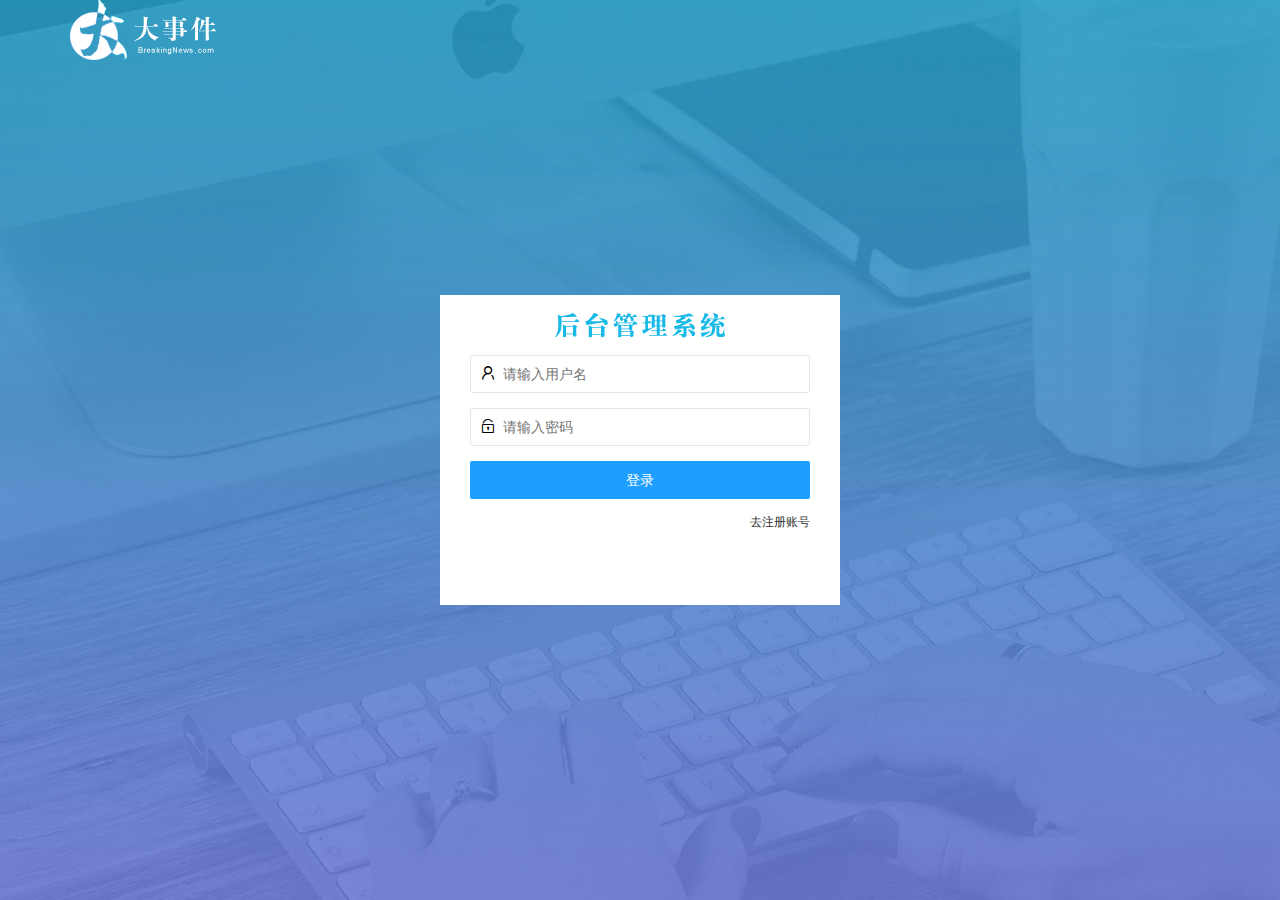
<file: login.html>
<!DOCTYPE html>
<html lang="en">

<head>
    <meta charset="UTF-8">
    <meta name="viewport" content="width=device-width, initial-scale=1.0">
    <title>大事件登录/注册</title>
    <!-- 这是导入layui的样式 -->
    <link rel="stylesheet" href="/assets/lib/layui/css/layui.css">
    <!-- 这是导入自己的样式 -->
    <link rel="stylesheet" href="./assets/css/login.css">

</head>

<body>
    <!-- 头部logo区 -->
    <div class="layui-main">
        <img src="./assets/images/logo.png" alt="logo">
        <!-- alt不建议为空，如果不删可以填个图片信息 -->
    </div>
    <!-- 登录注册区 -->
    <div class="loginAndRegBox">
        <div class="title-box"></div>
        <!-- 登录的div -->
        <div class="login-box">
             <!-- 这是拿过来的表单 -->
            <form class="layui-form" action="" id="form-login"> 
                <!-- 每个layui-form-item代表一行 -->
                <div class="layui-form-item">
                    <!-- 绘制小图标 -->
                    <i class="layui-icon layui-icon-username"></i>                  
                    <input type="text" name="username" required lay-verify="required" placeholder="请输入用户名"
                        autocomplete="off" class="layui-input">
                </div>
                <div class="layui-form-item">
                    <!-- 绘制小图标 -->
                    <i class="layui-icon layui-icon-password"></i>   
                      <!-- lay-verify="required|pwd" 表单验证判断条件，required是默认的规则，pwd是自定义的规则-->
                    <input type="password" name="password" required lay-verify="required" placeholder="请输入密码"
                        autocomplete="off" class="layui-input">
                </div>
                <!-- 在layui中，lay-submit 就是将普通按钮转为提交按钮-->
                <div class="layui-form-item">
                    <button class="layui-btn layui-btn-fluid  layui-btn-normal" lay-submit >登录</button>
                </div>
                <div class="layui-form-item links"> <a href="javascrit:;" id="link_reg">去注册账号</a></div>
            </form>

            <!-- 使用javascript:;是为了实现防止a链接跳转 -->
        </div>
        <!-- 注册的div -->
        <div class="reg-box">
            <form class="layui-form" action="" id="form-reg"> 
               <!-- 每个layui-form-item代表一行 -->
               <div class="layui-form-item">
                <!-- 绘制小图标 -->
                <i class="layui-icon layui-icon-username"></i>   
                <input type="text" name="username" required lay-verify="required" placeholder="请输入用户名"
                    autocomplete="off" class="layui-input">
            </div>
            <div class="layui-form-item">
                <!-- 绘制小图标 -->
                <i class="layui-icon layui-icon-password"></i>   
                <input type="password" name="password" required lay-verify="required|pwd" placeholder="请输入密码"
                    autocomplete="off" class="layui-input">
            </div>
            <!-- 密码确认框 -->
            <div class="layui-form-item">
                <!-- 绘制小图标 -->
                <i class="layui-icon layui-icon-password"></i>   
                <input type="password" name="repassword" required lay-verify="required|pwd|repwd" placeholder="再次确认密码"
                    autocomplete="off" class="layui-input">
            </div>
            <!-- 在layui中，lay-submit 就是将普通按钮转为提交按钮-->
            <div class="layui-form-item">
                <button class="layui-btn layui-btn-fluid  layui-btn-normal" lay-submit >立即注册</button>
            </div>
                <div class="layui-form-item links"> <a href="javascrit:;" id="link_login">去登录</a></div>
            </form>          
        </div>
    </div>

<!-- 验证规则导入layui.all.js -->
    <script src="/assets/lib/layui/layui.all.js"></script>
    <script src="/assets/lib/jquery.js"></script>
    <script src="/assets/js/baseAPI.js"></script>
    <script src="/assets/js/login.js"></script>
</body>

</html>
</file>
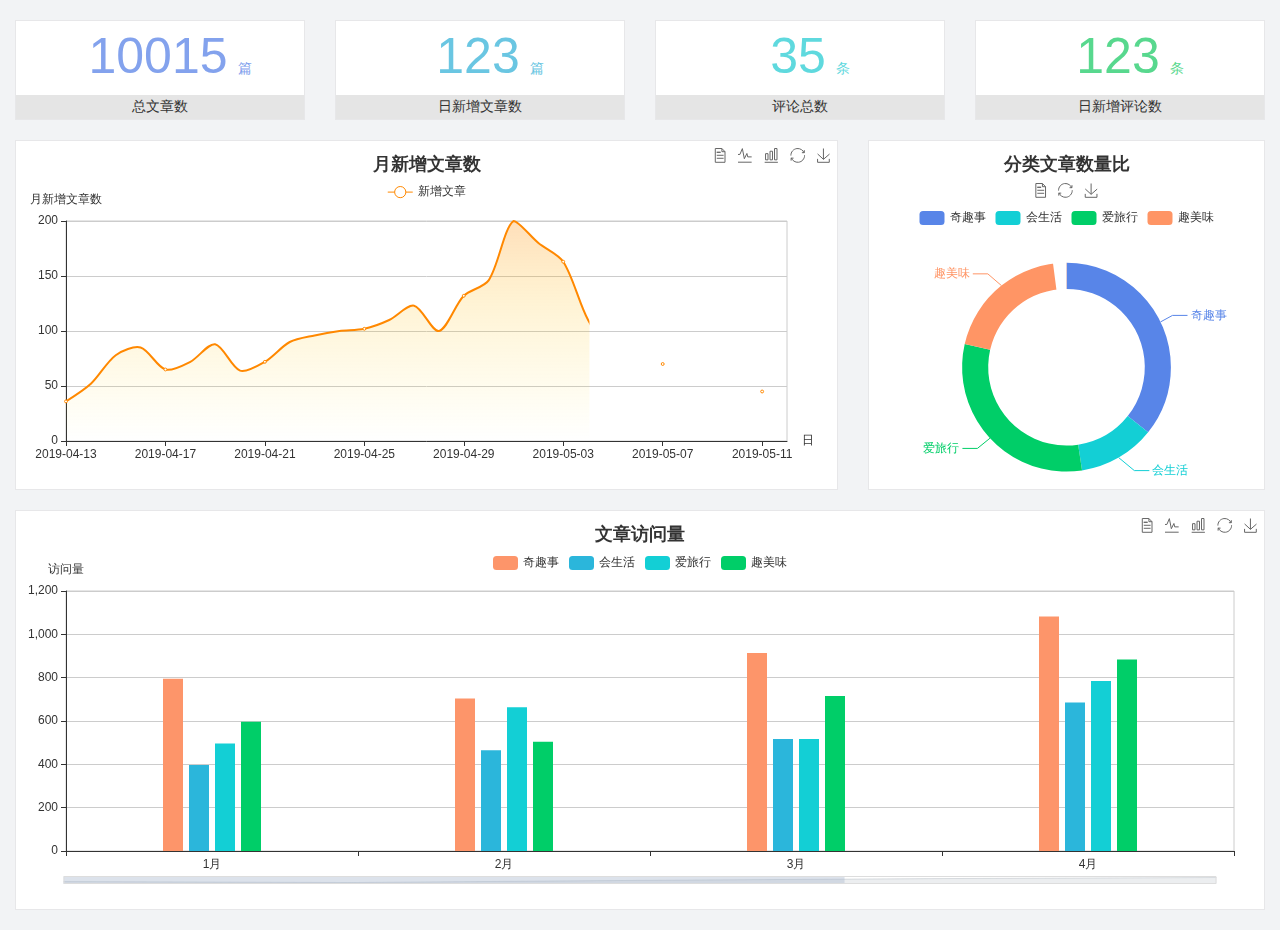
<file: home/dashboard.html>
<!DOCTYPE html>
<html lang="en">

<head>
  <meta charset="UTF-8">
  <meta name="viewport" content="width=device-width, initial-scale=1.0">
  <meta http-equiv="X-UA-Compatible" content="ie=edge">
  <title>图表统计</title>
  <link rel="stylesheet" href="../../assets/lib/bootstrap.css" />
  <link rel="stylesheet" href="../../assets/lib/main.css" />
  <script src="../../assets/lib/jquery.js"></script>
  <script type="text/javascript" src="../../assets/lib/echarts.min.js"></script>
</head>

<body>
  <div class="container-fluid">
    <div class="row spannel_list">
      <div class="col-sm-3 col-xs-6">
        <div class="spannel">
          <em>10015</em><span>篇</span>
          <b>总文章数</b>
        </div>
      </div>
      <div class="col-sm-3 col-xs-6">
        <div class="spannel scolor01">
          <em>123</em><span>篇</span>
          <b>日新增文章数</b>
        </div>
      </div>
      <div class="col-sm-3 col-xs-6">
        <div class="spannel scolor02">
          <em>35</em><span>条</span>
          <b>评论总数</b>
        </div>
      </div>
      <div class="col-sm-3 col-xs-6">
        <div class="spannel scolor03">
          <em>123</em><span>条</span>
          <b>日新增评论数</b>
        </div>
      </div>
    </div>
  </div>

  <div class="container-fluid">
    <div class="row curve-pie">
      <div class="col-lg-8 col-md-8">
        <div class="gragh_pannel" id="curve_show"></div>
      </div>
      <div class="col-lg-4 col-md-4">
        <div class="gragh_pannel" id="pie_show"></div>
      </div>
    </div>
  </div>

  <div class="container-fluid">
    <div class="column_pannel" id="column_show"></div>
  </div>

  <script>
    var oChart = echarts.init(document.getElementById('curve_show'));
    var aList_all = [
      { 'count': 36, 'date': '2019-04-13' },
      { 'count': 52, 'date': '2019-04-14' },
      { 'count': 78, 'date': '2019-04-15' },
      { 'count': 85, 'date': '2019-04-16' },
      { 'count': 65, 'date': '2019-04-17' },
      { 'count': 72, 'date': '2019-04-18' },
      { 'count': 88, 'date': '2019-04-19' },
      { 'count': 64, 'date': '2019-04-20' },
      { 'count': 72, 'date': '2019-04-21' },
      { 'count': 90, 'date': '2019-04-22' },
      { 'count': 96, 'date': '2019-04-23' },
      { 'count': 100, 'date': '2019-04-24' },
      { 'count': 102, 'date': '2019-04-25' },
      { 'count': 110, 'date': '2019-04-26' },
      { 'count': 123, 'date': '2019-04-27' },
      { 'count': 100, 'date': '2019-04-28' },
      { 'count': 132, 'date': '2019-04-29' },
      { 'count': 146, 'date': '2019-04-30' },
      { 'count': 200, 'date': '2019-05-01' },
      { 'count': 180, 'date': '2019-05-02' },
      { 'count': 163, 'date': '2019-05-03' },
      { 'count': 110, 'date': '2019-05-04' },
      { 'count': 80, 'date': '2019-05-05' },
      { 'count': 82, 'date': '2019-05-06' },
      { 'count': 70, 'date': '2019-05-07' },
      { 'count': 65, 'date': '2019-05-08' },
      { 'count': 54, 'date': '2019-05-09' },
      { 'count': 40, 'date': '2019-05-10' },
      { 'count': 45, 'date': '2019-05-11' },
      { 'count': 38, 'date': '2019-05-12' },
    ];

    let aCount = [];
    let aDate = [];

    for (var i = 0; i < aList_all.length; i++) {
      aCount.push(aList_all[i].count);
      aDate.push(aList_all[i].date);
    }

    var chartopt = {
      title: {
        text: '月新增文章数',
        left: 'center',
        top: '10'
      },
      tooltip: {
        trigger: 'axis'
      },
      legend: {
        data: ['新增文章'],
        top: '40'
      },
      toolbox: {
        show: true,
        feature: {
          mark: { show: true },
          dataView: { show: true, readOnly: false },
          magicType: { show: true, type: ['line', 'bar'] },
          restore: { show: true },
          saveAsImage: { show: true }
        }
      },
      calculable: true,
      xAxis: [
        {
          name: '日',
          type: 'category',
          boundaryGap: false,
          data: aDate
        }
      ],
      yAxis: [
        {
          name: '月新增文章数',
          type: 'value'
        }
      ],
      series: [
        {
          name: '新增文章',
          type: 'line',
          smooth: true,
          itemStyle: { normal: { areaStyle: { type: 'default' }, color: '#f80' }, lineStyle: { color: '#f80' } },
          data: aCount
        }],
      areaStyle: {
        normal: {
          color: new echarts.graphic.LinearGradient(0, 0, 0, 1, [{
            offset: 0,
            color: 'rgba(255,136,0,0.39)'
          }, {
            offset: .34,
            color: 'rgba(255,180,0,0.25)'
          }, {
            offset: 1,
            color: 'rgba(255,222,0,0.00)'
          }])

        }
      },
      grid: {
        show: true,
        x: 50,
        x2: 50,
        y: 80,
        height: 220
      }
    };

    oChart.setOption(chartopt);


    var oPie = echarts.init(document.getElementById('pie_show'));
    var oPieopt =
    {
      title: {
        top: 10,
        text: '分类文章数量比',
        x: 'center'
      },
      tooltip: {
        trigger: 'item',
        formatter: "{a} <br/>{b} : {c} ({d}%)"
      },
      color: ['#5885e8', '#13cfd5', '#00ce68', '#ff9565'],
      legend: {
        x: 'center',
        top: 65,
        data: ['奇趣事', '会生活', '爱旅行', '趣美味']
      },
      toolbox: {
        show: true,
        x: 'center',
        top: 35,
        feature: {
          mark: { show: true },
          dataView: { show: true, readOnly: false },
          magicType: {
            show: true,
            type: ['pie', 'funnel'],
            option: {
              funnel: {
                x: '25%',
                width: '50%',
                funnelAlign: 'left',
                max: 1548
              }
            }
          },
          restore: { show: true },
          saveAsImage: { show: true }
        }
      },
      calculable: true,
      series: [
        {
          name: '访问来源',
          type: 'pie',
          radius: ['45%', '60%'],
          center: ['50%', '65%'],
          data: [
            { value: 300, name: '奇趣事' },
            { value: 100, name: '会生活' },
            { value: 260, name: '爱旅行' },
            { value: 180, name: '趣美味' }
          ]
        }
      ]
    };
    oPie.setOption(oPieopt);



    var oColumn = this.echarts.init(document.getElementById('column_show'));
    var oColumnopt =
    {
      title: {
        text: '文章访问量',
        left: 'center',
        top: '10'
      },
      tooltip: {
        trigger: 'axis'
      },
      legend: {
        data: ['奇趣事', '会生活', '爱旅行', '趣美味'],
        top: '40'
      },
      toolbox: {
        show: true,
        feature: {
          mark: { show: true },
          dataView: { show: true, readOnly: false },
          magicType: { show: true, type: ['line', 'bar'] },
          restore: { show: true },
          saveAsImage: { show: true }
        }
      },
      calculable: true,
      xAxis: [
        {
          type: 'category',
          data: ['1月', '2月', '3月', '4月', '5月']
        }
      ],
      yAxis: [
        {
          name: '访问量',
          type: 'value'
        }
      ],
      series: [
        {
          name: '奇趣事',
          type: 'bar',
          barWidth: 20,
          itemStyle: {
            normal: { areaStyle: { type: 'default' }, color: '#fd956a' }
          },
          data: [800, 708, 920, 1090, 1200]
        },
        {
          name: '会生活',
          type: 'bar',
          barWidth: 20,
          itemStyle: {
            normal: { areaStyle: { type: 'default' }, color: '#2bb6db' }
          },
          data: [400, 468, 520, 690, 800]
        },
        {
          name: '爱旅行',
          type: 'bar',
          barWidth: 20,
          itemStyle: {
            normal: { areaStyle: { type: 'default' }, color: '#13cfd5' }
          },
          data: [500, 668, 520, 790, 900]
        },
        {
          name: '趣美味',
          type: 'bar',
          barWidth: 20,
          itemStyle: {
            normal: { areaStyle: { type: 'default' }, color: '#00ce68' }
          },
          data: [600, 508, 720, 890, 1000]
        }
      ],
      grid: {
        show: true,
        x: 50,
        x2: 30,
        y: 80,
        height: 260
      },
      dataZoom: [//给x轴设置滚动条
        {
          start: 0,//默认为0
          end: 100 - 1000 / 31,//默认为100
          type: 'slider',
          show: true,
          xAxisIndex: [0],
          handleSize: 0,//滑动条的 左右2个滑动条的大小
          height: 8,//组件高度
          left: 45, //左边的距离
          right: 50,//右边的距离
          bottom: 26,//右边的距离
          handleColor: '#ddd',//h滑动图标的颜色
          handleStyle: {
            borderColor: "#cacaca",
            borderWidth: "1",
            shadowBlur: 2,
            background: "#ddd",
            shadowColor: "#ddd",
          }
        }]
    };
    oColumn.setOption(oColumnopt);
  </script>
</body>

</html>
</file>
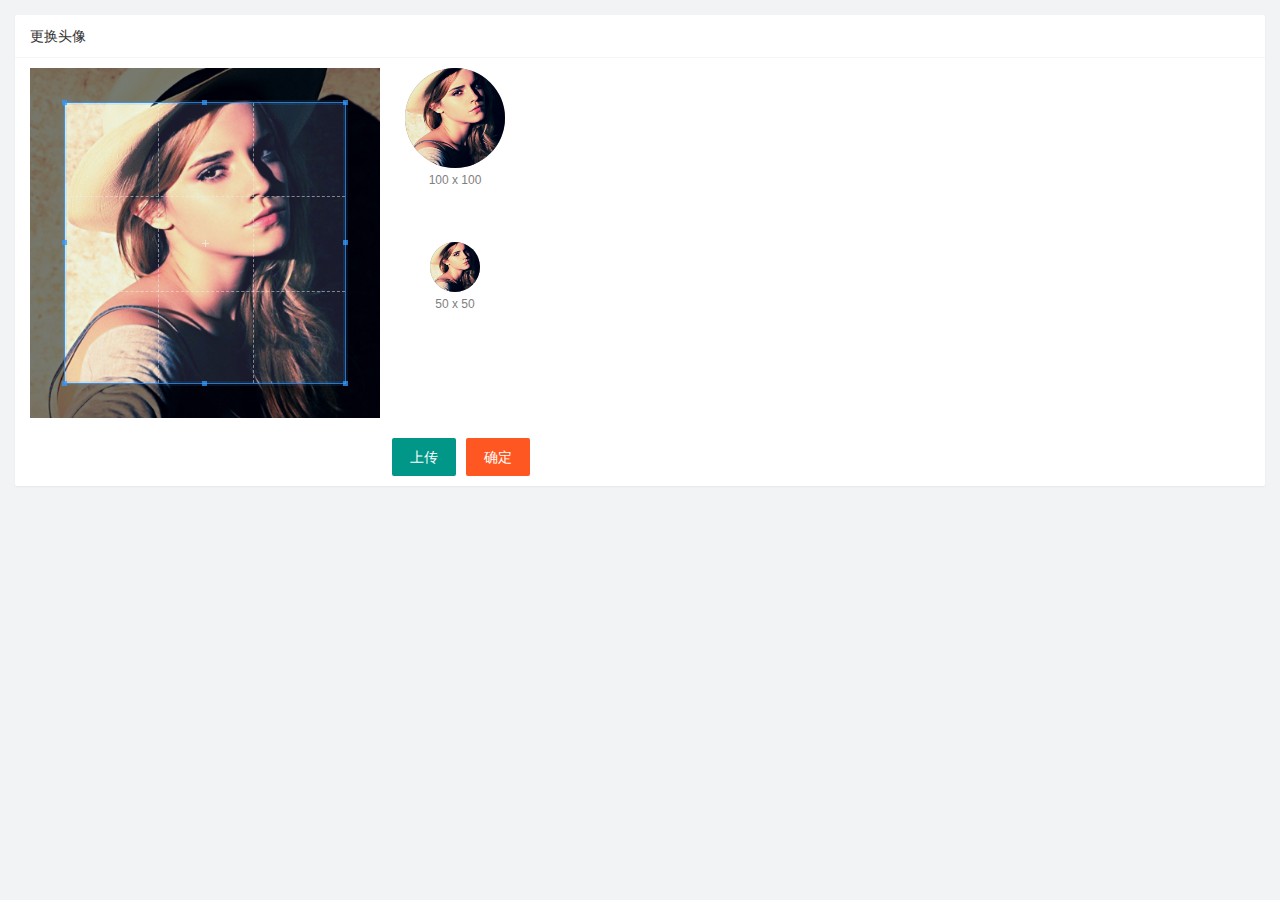
<file: user/user_image.html>
<!DOCTYPE html>
<html lang="en">

<head>
    <meta charset="UTF-8">
    <meta name="viewport" content="width=device-width, initial-scale=1.0">
    <title>更换头像</title>
    <link rel="stylesheet" href="/assets/lib/layui/css/layui.css">
    <link rel="stylesheet" href="/assets/lib/cropper/cropper.css" />
    <link rel="stylesheet" href="/assets/css/user/user_image.css">
</head>

<body>
    <div class="layui-card">
        <div class="layui-card-header">更换头像</div>
        <div class="layui-card-body">
            <!-- 第一行的图片裁剪和预览区域 -->
            <div class="row1">
                <!-- 图片裁剪区域 -->
                <div class="cropper-box">
                    <!-- 这个 img 标签很重要，将来插件会把它初始化为裁剪区域，所以这个图片一定要有 -->
                    <img id="image" src="/assets/images/sample.jpg" />
                </div>
                <!-- 图片的预览区域 -->
                <div class="preview-box">
                    <div>
                        <!-- 宽高为 100px 的预览区域 -->
                        <div class="img-preview w100"></div>
                        <p class="size">100 x 100</p>
                    </div>
                    <div>
                        <!-- 宽高为 50px 的预览区域 -->
                        <div class="img-preview w50"></div>
                        <p class="size">50 x 50</p>
                    </div>
                </div>
            </div>

            <!-- 第二行的按钮区域 -->
            <div class="row2">
                <!-- 通过accept属性可以指定 允许用户选择什么类型的文件-->
                <input type="file" id="file" accept="image/png,image/jpeg">
                <button type="button" class="layui-btn" id="choose">上传</button>
                <button type="button" class="layui-btn layui-btn-danger" id="makesure">确定</button>
            </div>
        </div>
    </div>

    <script src="/assets/lib/layui/layui.all.js"></script>
    <script src="/assets/lib/jquery.js"></script>
    <script src="/assets/lib/cropper/Cropper.js"></script>
    <script src="/assets/lib/cropper/jquery-cropper.js"></script>
    <script src="/assets/js/baseAPI.js"></script>
    <script src="/assets/js/user/user_image.js"></script>
</body>

</html>
</file>
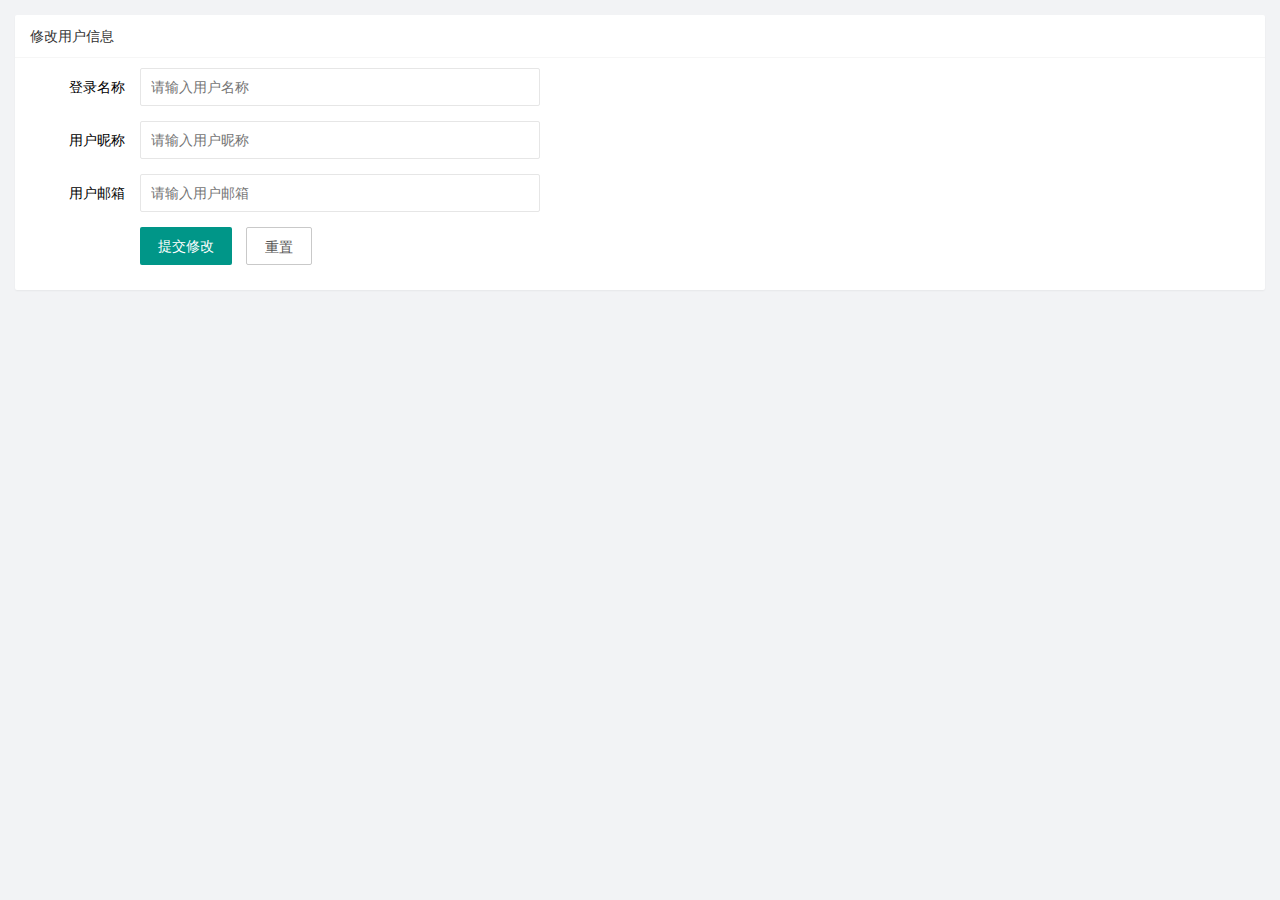
<file: user/user_info.html>
<!DOCTYPE html>
<html lang="en">
<head>
    <meta charset="UTF-8">
    <meta name="viewport" content="width=device-width, initial-scale=1.0">
    <title>Document</title>
    <link rel="stylesheet" href="/assets/lib/layui/css/layui.css">
    <link rel="stylesheet" href="../assets/css/user/user_info.css">
</head>
<body>
    <div class="layui-card">
        <div class="layui-card-header">修改用户信息</div>
        <div class="layui-card-body">

          <!-- 表单区域 -->
            <form class="layui-form" lay-filter="formUserInfo" id="changeUserInfo">
              <!-- 这是隐藏域 和普通输入框唯一区别就是不可见 作用一般在请求时候需要传递一个id不好声明 -->
              <input type="hidden" name="id" value=""/>
                <div class="layui-form-item">
                  <label class="layui-form-label">登录名称</label>
                  <div class="layui-input-block">
                      <!-- readonly是不允许内容修改 -->
                    <input type="text" readonly name="username" required  lay-verify="required" placeholder="请输入用户名称" autocomplete="off" class="layui-input">
                  </div>
                </div>
                <div class="layui-form-item">
                    <label class="layui-form-label">用户昵称</label>
                    <div class="layui-input-block">
                      <input type="text" name="nickname" required  lay-verify="required|nickname" placeholder="请输入用户昵称" autocomplete="off" class="layui-input">
                    </div>
                  </div>
                  <div class="layui-form-item">
                    <label class="layui-form-label">用户邮箱</label>
                    <div class="layui-input-block">
                      <!-- layui有官方验证规则email -->
                      <input type="text" name="email" required  lay-verify="required|email" placeholder="请输入用户邮箱" autocomplete="off" class="layui-input">
                    </div>
                  </div>
                  <div class="layui-form-item">
                    <div class="layui-input-block">
                      <button class="layui-btn" lay-submit lay-filter="formDemo">提交修改</button>
                      <button type="reset" class="layui-btn layui-btn-primary" id="result">重置</button>
                    </div>
                  </div>
              </form>
        </div>
      </div>

      <script src="../assets/lib/layui/layui.all.js"></script>
      <script src="../assets/lib/jquery.js"></script>
      <script src="../assets/js/baseAPI.js"></script>
      <script src="../assets/js/user/user_info.js"></script>
</body>
</html>
</file>
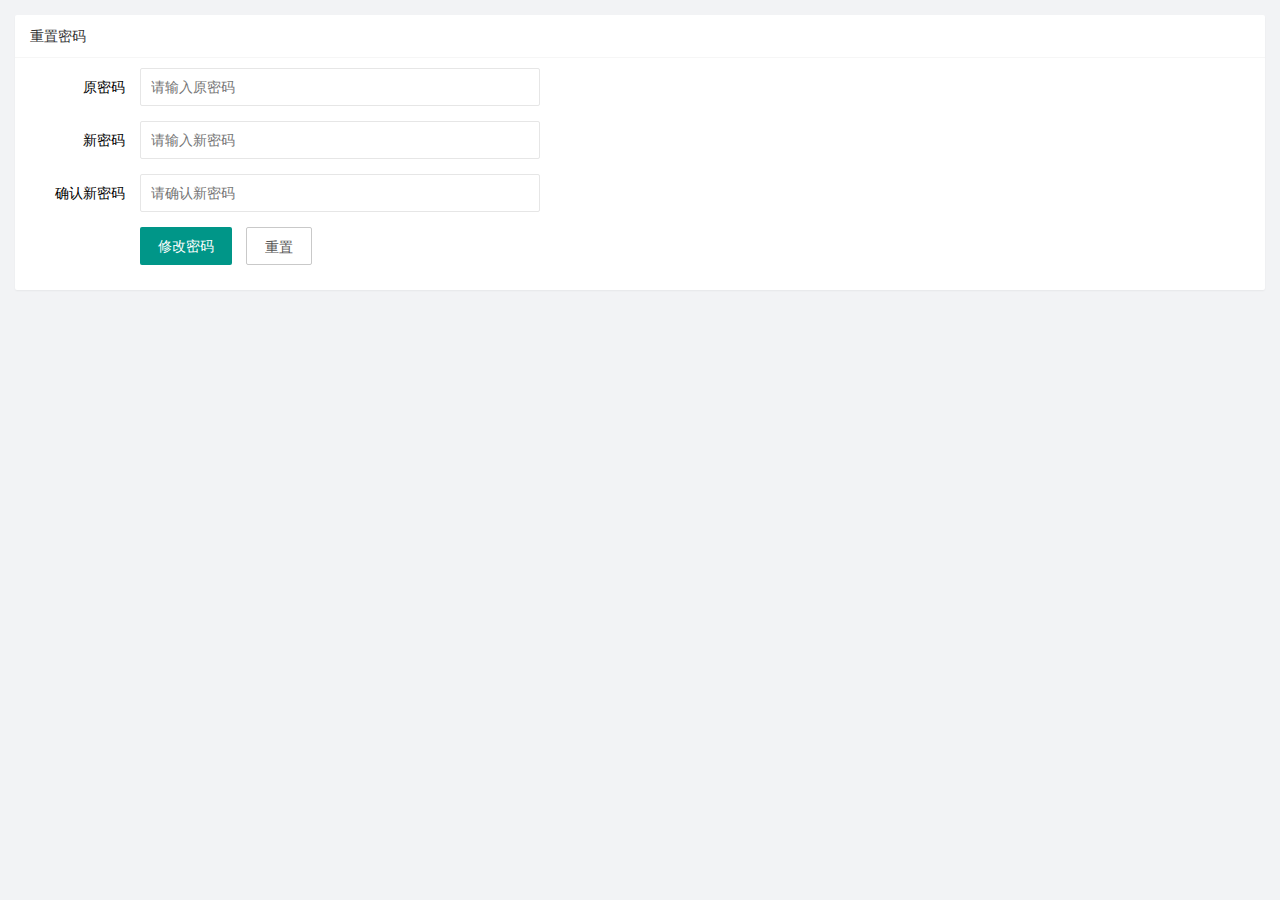
<file: user/user_pad.html>
<!DOCTYPE html>
<html lang="en">

<head>
    <meta charset="UTF-8">
    <meta name="viewport" content="width=device-width, initial-scale=1.0">
    <title>修改密码</title>
    <link rel="stylesheet" href="/assets/lib/layui/css/layui.css">
    <link rel="stylesheet" href="/assets/css/user/user_pad.css">
</head>

<body>
    <!-- 卡片区域 -->
    <div class="layui-card">
        <div class="layui-card-header">重置密码</div>
        <div class="layui-card-body">
            <form class="layui-form" action="">
                <div class="layui-form-item">
                    <label class="layui-form-label">原密码</label>
                    <div class="layui-input-block">
                        <input type="text" name="oldPwd" required lay-verify="required|pad" placeholder="请输入原密码"
                            autocomplete="off" class="layui-input">
                    </div>
                </div>
                <div class="layui-form-item">
                    <label class="layui-form-label">新密码</label>
                    <div class="layui-input-block">
                        <input type="text" name="newPwd" required lay-verify="required|pad|samepad" placeholder="请输入新密码"
                            autocomplete="off" class="layui-input">
                    </div>
                </div>
                <div class="layui-form-item">
                    <label class="layui-form-label">确认新密码</label>
                    <div class="layui-input-block">
                        <input type="text" name="rePwd" required lay-verify="required|pad|repad" placeholder="请确认新密码"
                            autocomplete="off" class="layui-input">
                    </div>
                </div>
                <div class="layui-form-item">
                    <div class="layui-input-block">
                        <button class="layui-btn" lay-submit lay-filter="formDemo">修改密码</button>
                        <button type="reset" class="layui-btn layui-btn-primary">重置</button>
                    </div>
                </div>
            </form>
        </div>
    </div>


    <script src="../assets/lib/layui/layui.all.js"></script>
    <script src="../assets/lib/jquery.js"></script>
    <script src="../assets/js/baseAPI.js"></script>
    <script src="../assets/js/user/user_pad.js"></script>
</body>

</html>
</file>
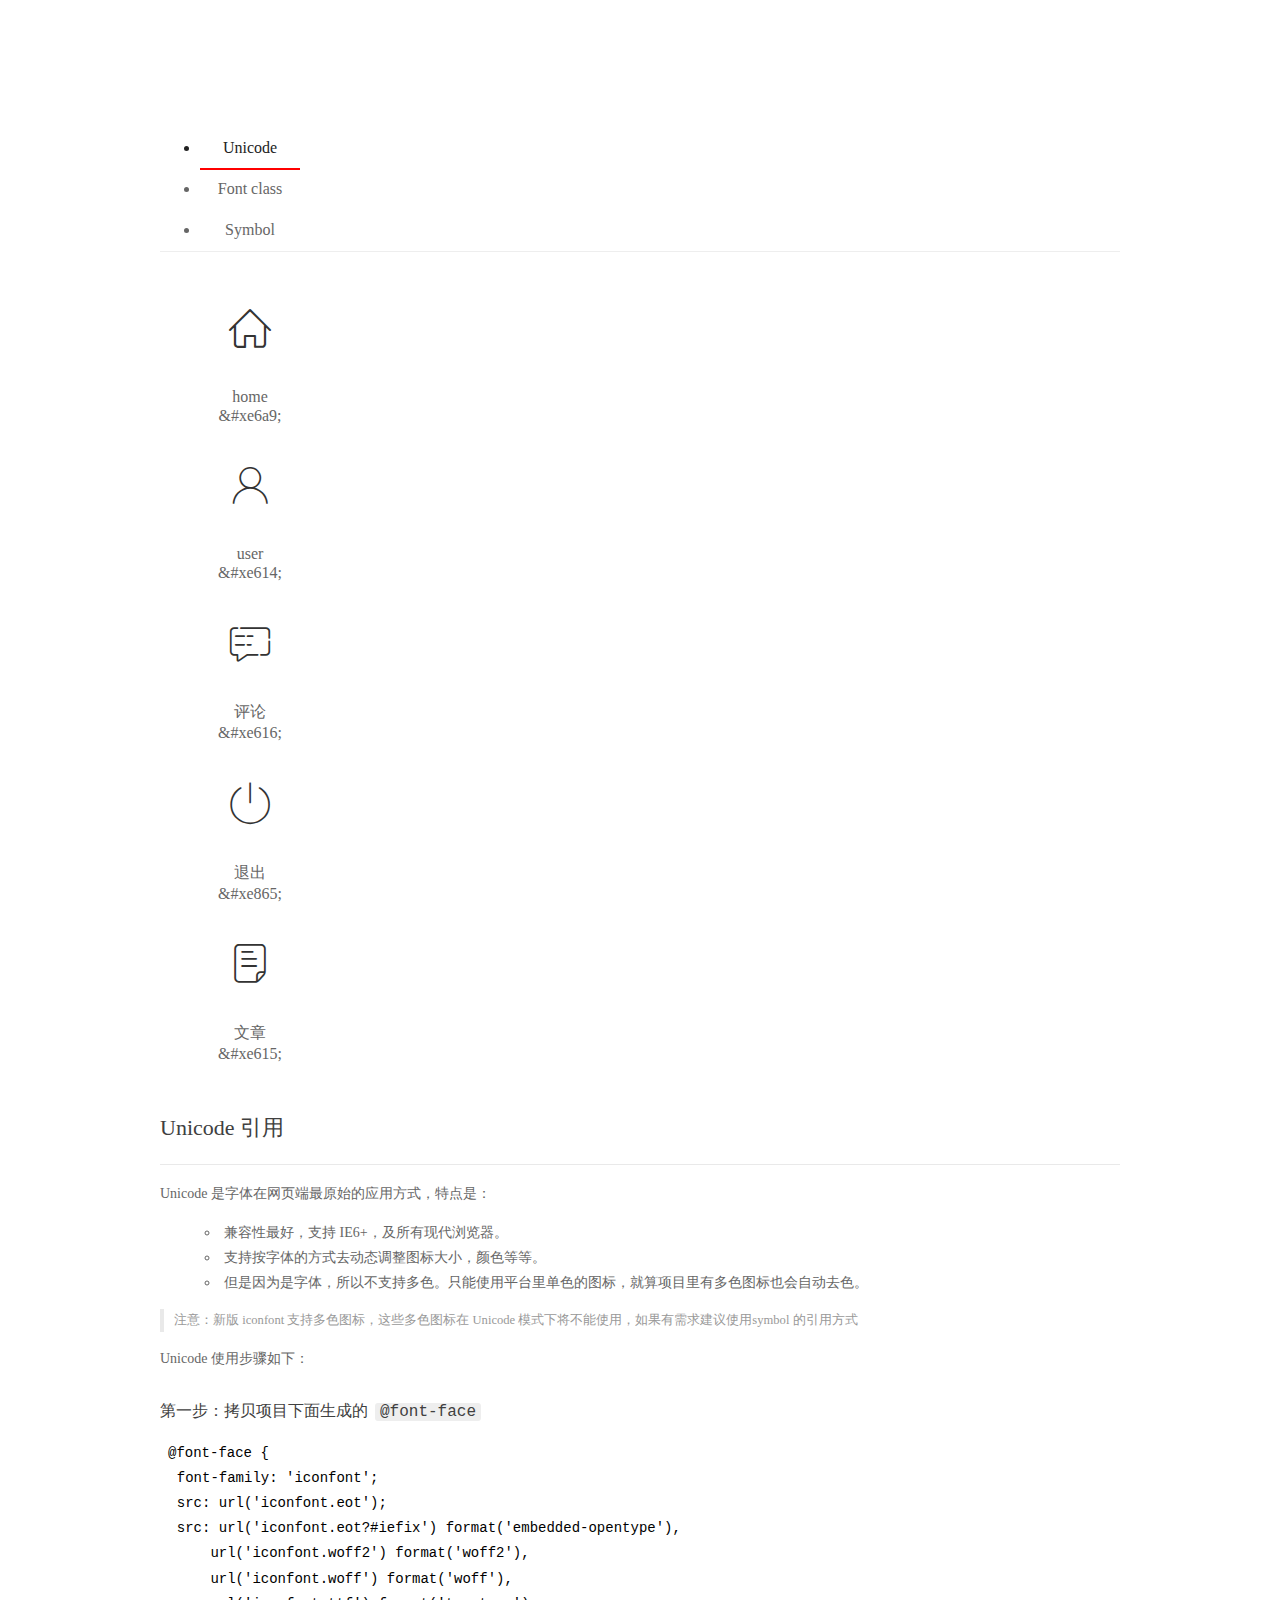
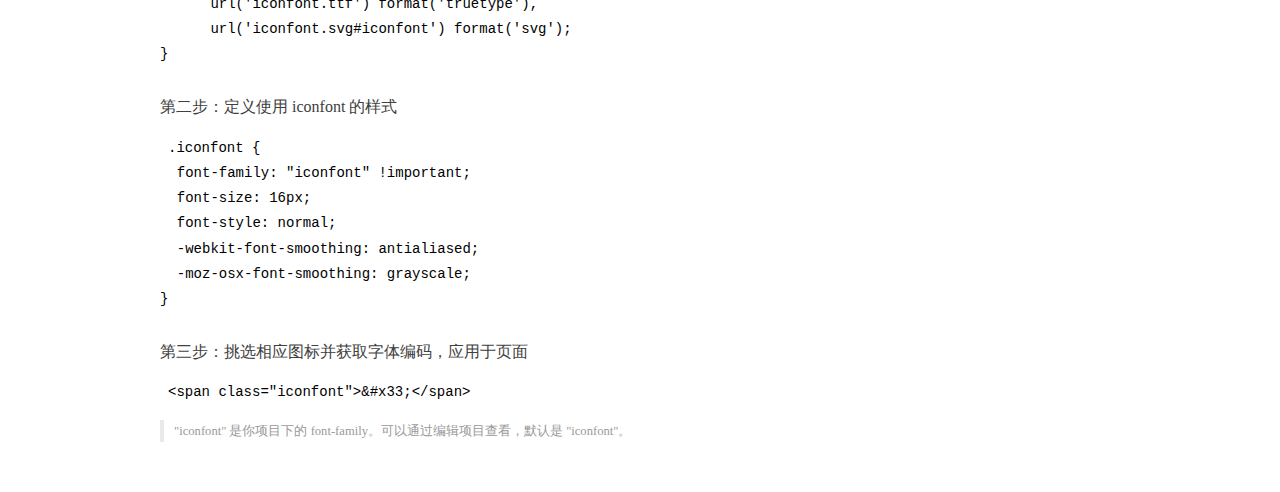
<file: assets/fonts/demo_index.html>
<!DOCTYPE html>
<html>
<head>
  <meta charset="utf-8"/>
  <title>IconFont Demo</title>
  <link rel="shortcut icon" href="https://gtms04.alicdn.com/tps/i4/TB1_oz6GVXXXXaFXpXXJDFnIXXX-64-64.ico" type="image/x-icon"/>
  <link rel="stylesheet" href="https://g.alicdn.com/thx/cube/1.3.2/cube.min.css">
  <link rel="stylesheet" href="demo.css">
  <link rel="stylesheet" href="iconfont.css">
  <script src="iconfont.js"></script>
  <!-- jQuery -->
  <script src="https://a1.alicdn.com/oss/uploads/2018/12/26/7bfddb60-08e8-11e9-9b04-53e73bb6408b.js"></script>
  <!-- 代码高亮 -->
  <script src="https://a1.alicdn.com/oss/uploads/2018/12/26/a3f714d0-08e6-11e9-8a15-ebf944d7534c.js"></script>
</head>
<body>
  <div class="main">
    <h1 class="logo"><a href="https://www.iconfont.cn/" title="iconfont 首页" target="_blank">&#xe86b;</a></h1>
    <div class="nav-tabs">
      <ul id="tabs" class="dib-box">
        <li class="dib active"><span>Unicode</span></li>
        <li class="dib"><span>Font class</span></li>
        <li class="dib"><span>Symbol</span></li>
      </ul>
      
    </div>
    <div class="tab-container">
      <div class="content unicode" style="display: block;">
          <ul class="icon_lists dib-box">
          
            <li class="dib">
              <span class="icon iconfont">&#xe6a9;</span>
                <div class="name">home</div>
                <div class="code-name">&amp;#xe6a9;</div>
              </li>
          
            <li class="dib">
              <span class="icon iconfont">&#xe614;</span>
                <div class="name">user</div>
                <div class="code-name">&amp;#xe614;</div>
              </li>
          
            <li class="dib">
              <span class="icon iconfont">&#xe616;</span>
                <div class="name">评论</div>
                <div class="code-name">&amp;#xe616;</div>
              </li>
          
            <li class="dib">
              <span class="icon iconfont">&#xe865;</span>
                <div class="name">退出</div>
                <div class="code-name">&amp;#xe865;</div>
              </li>
          
            <li class="dib">
              <span class="icon iconfont">&#xe615;</span>
                <div class="name">文章</div>
                <div class="code-name">&amp;#xe615;</div>
              </li>
          
          </ul>
          <div class="article markdown">
          <h2 id="unicode-">Unicode 引用</h2>
          <hr>

          <p>Unicode 是字体在网页端最原始的应用方式，特点是：</p>
          <ul>
            <li>兼容性最好，支持 IE6+，及所有现代浏览器。</li>
            <li>支持按字体的方式去动态调整图标大小，颜色等等。</li>
            <li>但是因为是字体，所以不支持多色。只能使用平台里单色的图标，就算项目里有多色图标也会自动去色。</li>
          </ul>
          <blockquote>
            <p>注意：新版 iconfont 支持多色图标，这些多色图标在 Unicode 模式下将不能使用，如果有需求建议使用symbol 的引用方式</p>
          </blockquote>
          <p>Unicode 使用步骤如下：</p>
          <h3 id="-font-face">第一步：拷贝项目下面生成的 <code>@font-face</code></h3>
<pre><code class="language-css"
>@font-face {
  font-family: 'iconfont';
  src: url('iconfont.eot');
  src: url('iconfont.eot?#iefix') format('embedded-opentype'),
      url('iconfont.woff2') format('woff2'),
      url('iconfont.woff') format('woff'),
      url('iconfont.ttf') format('truetype'),
      url('iconfont.svg#iconfont') format('svg');
}
</code></pre>
          <h3 id="-iconfont-">第二步：定义使用 iconfont 的样式</h3>
<pre><code class="language-css"
>.iconfont {
  font-family: "iconfont" !important;
  font-size: 16px;
  font-style: normal;
  -webkit-font-smoothing: antialiased;
  -moz-osx-font-smoothing: grayscale;
}
</code></pre>
          <h3 id="-">第三步：挑选相应图标并获取字体编码，应用于页面</h3>
<pre>
<code class="language-html"
>&lt;span class="iconfont"&gt;&amp;#x33;&lt;/span&gt;
</code></pre>
          <blockquote>
            <p>"iconfont" 是你项目下的 font-family。可以通过编辑项目查看，默认是 "iconfont"。</p>
          </blockquote>
          </div>
      </div>
      <div class="content font-class">
        <ul class="icon_lists dib-box">
          
          <li class="dib">
            <span class="icon iconfont icon-home"></span>
            <div class="name">
              home
            </div>
            <div class="code-name">.icon-home
            </div>
          </li>
          
          <li class="dib">
            <span class="icon iconfont icon-user"></span>
            <div class="name">
              user
            </div>
            <div class="code-name">.icon-user
            </div>
          </li>
          
          <li class="dib">
            <span class="icon iconfont icon-pinglun"></span>
            <div class="name">
              评论
            </div>
            <div class="code-name">.icon-pinglun
            </div>
          </li>
          
          <li class="dib">
            <span class="icon iconfont icon-tuichu"></span>
            <div class="name">
              退出
            </div>
            <div class="code-name">.icon-tuichu
            </div>
          </li>
          
          <li class="dib">
            <span class="icon iconfont icon-16"></span>
            <div class="name">
              文章
            </div>
            <div class="code-name">.icon-16
            </div>
          </li>
          
        </ul>
        <div class="article markdown">
        <h2 id="font-class-">font-class 引用</h2>
        <hr>

        <p>font-class 是 Unicode 使用方式的一种变种，主要是解决 Unicode 书写不直观，语意不明确的问题。</p>
        <p>与 Unicode 使用方式相比，具有如下特点：</p>
        <ul>
          <li>兼容性良好，支持 IE8+，及所有现代浏览器。</li>
          <li>相比于 Unicode 语意明确，书写更直观。可以很容易分辨这个 icon 是什么。</li>
          <li>因为使用 class 来定义图标，所以当要替换图标时，只需要修改 class 里面的 Unicode 引用。</li>
          <li>不过因为本质上还是使用的字体，所以多色图标还是不支持的。</li>
        </ul>
        <p>使用步骤如下：</p>
        <h3 id="-fontclass-">第一步：引入项目下面生成的 fontclass 代码：</h3>
<pre><code class="language-html">&lt;link rel="stylesheet" href="./iconfont.css"&gt;
</code></pre>
        <h3 id="-">第二步：挑选相应图标并获取类名，应用于页面：</h3>
<pre><code class="language-html">&lt;span class="iconfont icon-xxx"&gt;&lt;/span&gt;
</code></pre>
        <blockquote>
          <p>"
            iconfont" 是你项目下的 font-family。可以通过编辑项目查看，默认是 "iconfont"。</p>
        </blockquote>
      </div>
      </div>
      <div class="content symbol">
          <ul class="icon_lists dib-box">
          
            <li class="dib">
                <svg class="icon svg-icon" aria-hidden="true">
                  <use xlink:href="#icon-home"></use>
                </svg>
                <div class="name">home</div>
                <div class="code-name">#icon-home</div>
            </li>
          
            <li class="dib">
                <svg class="icon svg-icon" aria-hidden="true">
                  <use xlink:href="#icon-user"></use>
                </svg>
                <div class="name">user</div>
                <div class="code-name">#icon-user</div>
            </li>
          
            <li class="dib">
                <svg class="icon svg-icon" aria-hidden="true">
                  <use xlink:href="#icon-pinglun"></use>
                </svg>
                <div class="name">评论</div>
                <div class="code-name">#icon-pinglun</div>
            </li>
          
            <li class="dib">
                <svg class="icon svg-icon" aria-hidden="true">
                  <use xlink:href="#icon-tuichu"></use>
                </svg>
                <div class="name">退出</div>
                <div class="code-name">#icon-tuichu</div>
            </li>
          
            <li class="dib">
                <svg class="icon svg-icon" aria-hidden="true">
                  <use xlink:href="#icon-16"></use>
                </svg>
                <div class="name">文章</div>
                <div class="code-name">#icon-16</div>
            </li>
          
          </ul>
          <div class="article markdown">
          <h2 id="symbol-">Symbol 引用</h2>
          <hr>

          <p>这是一种全新的使用方式，应该说这才是未来的主流，也是平台目前推荐的用法。相关介绍可以参考这篇<a href="">文章</a>
            这种用法其实是做了一个 SVG 的集合，与另外两种相比具有如下特点：</p>
          <ul>
            <li>支持多色图标了，不再受单色限制。</li>
            <li>通过一些技巧，支持像字体那样，通过 <code>font-size</code>, <code>color</code> 来调整样式。</li>
            <li>兼容性较差，支持 IE9+，及现代浏览器。</li>
            <li>浏览器渲染 SVG 的性能一般，还不如 png。</li>
          </ul>
          <p>使用步骤如下：</p>
          <h3 id="-symbol-">第一步：引入项目下面生成的 symbol 代码：</h3>
<pre><code class="language-html">&lt;script src="./iconfont.js"&gt;&lt;/script&gt;
</code></pre>
          <h3 id="-css-">第二步：加入通用 CSS 代码（引入一次就行）：</h3>
<pre><code class="language-html">&lt;style&gt;
.icon {
  width: 1em;
  height: 1em;
  vertical-align: -0.15em;
  fill: currentColor;
  overflow: hidden;
}
&lt;/style&gt;
</code></pre>
          <h3 id="-">第三步：挑选相应图标并获取类名，应用于页面：</h3>
<pre><code class="language-html">&lt;svg class="icon" aria-hidden="true"&gt;
  &lt;use xlink:href="#icon-xxx"&gt;&lt;/use&gt;
&lt;/svg&gt;
</code></pre>
          </div>
      </div>

    </div>
  </div>
  <script>
  $(document).ready(function () {
      $('.tab-container .content:first').show()

      $('#tabs li').click(function (e) {
        var tabContent = $('.tab-container .content')
        var index = $(this).index()

        if ($(this).hasClass('active')) {
          return
        } else {
          $('#tabs li').removeClass('active')
          $(this).addClass('active')

          tabContent.hide().eq(index).fadeIn()
        }
      })
    })
  </script>
</body>
</html>
</file>
<file: assets/lib/layui/css/layui.css>
/** layui-v2.5.5 MIT License By https://www.layui.com */
 .layui-inline,img{display:inline-block;vertical-align:middle}h1,h2,h3,h4,h5,h6{font-weight:400}.layui-edge,.layui-header,.layui-inline,.layui-main{position:relative}.layui-body,.layui-edge,.layui-elip{overflow:hidden}.layui-btn,.layui-edge,.layui-inline,img{vertical-align:middle}.layui-btn,.layui-disabled,.layui-icon,.layui-unselect{-moz-user-select:none;-webkit-user-select:none;-ms-user-select:none}.layui-elip,.layui-form-checkbox span,.layui-form-pane .layui-form-label{text-overflow:ellipsis;white-space:nowrap}.layui-breadcrumb,.layui-tree-btnGroup{visibility:hidden}blockquote,body,button,dd,div,dl,dt,form,h1,h2,h3,h4,h5,h6,input,li,ol,p,pre,td,textarea,th,ul{margin:0;padding:0;-webkit-tap-highlight-color:rgba(0,0,0,0)}a:active,a:hover{outline:0}img{border:none}li{list-style:none}table{border-collapse:collapse;border-spacing:0}h4,h5,h6{font-size:100%}button,input,optgroup,option,select,textarea{font-family:inherit;font-size:inherit;font-style:inherit;font-weight:inherit;outline:0}pre{white-space:pre-wrap;white-space:-moz-pre-wrap;white-space:-pre-wrap;white-space:-o-pre-wrap;word-wrap:break-word}body{line-height:24px;font:14px Helvetica Neue,Helvetica,PingFang SC,Tahoma,Arial,sans-serif}hr{height:1px;margin:10px 0;border:0;clear:both}a{color:#333;text-decoration:none}a:hover{color:#777}a cite{font-style:normal;*cursor:pointer}.layui-border-box,.layui-border-box *{box-sizing:border-box}.layui-box,.layui-box *{box-sizing:content-box}.layui-clear{clear:both;*zoom:1}.layui-clear:after{content:'\20';clear:both;*zoom:1;display:block;height:0}.layui-inline{*display:inline;*zoom:1}.layui-edge{display:inline-block;width:0;height:0;border-width:6px;border-style:dashed;border-color:transparent}.layui-edge-top{top:-4px;border-bottom-color:#999;border-bottom-style:solid}.layui-edge-right{border-left-color:#999;border-left-style:solid}.layui-edge-bottom{top:2px;border-top-color:#999;border-top-style:solid}.layui-edge-left{border-right-color:#999;border-right-style:solid}.layui-disabled,.layui-disabled:hover{color:#d2d2d2!important;cursor:not-allowed!important}.layui-circle{border-radius:100%}.layui-show{display:block!important}.layui-hide{display:none!important}@font-face{font-family:layui-icon;src:url(../font/iconfont.eot?v=250);src:url(../font/iconfont.eot?v=250#iefix) format('embedded-opentype'),url(../font/iconfont.woff2?v=250) format('woff2'),url(../font/iconfont.woff?v=250) format('woff'),url(../font/iconfont.ttf?v=250) format('truetype'),url(../font/iconfont.svg?v=250#layui-icon) format('svg')}.layui-icon{font-family:layui-icon!important;font-size:16px;font-style:normal;-webkit-font-smoothing:antialiased;-moz-osx-font-smoothing:grayscale}.layui-icon-reply-fill:before{content:"\e611"}.layui-icon-set-fill:before{content:"\e614"}.layui-icon-menu-fill:before{content:"\e60f"}.layui-icon-search:before{content:"\e615"}.layui-icon-share:before{content:"\e641"}.layui-icon-set-sm:before{content:"\e620"}.layui-icon-engine:before{content:"\e628"}.layui-icon-close:before{content:"\1006"}.layui-icon-close-fill:before{content:"\1007"}.layui-icon-chart-screen:before{content:"\e629"}.layui-icon-star:before{content:"\e600"}.layui-icon-circle-dot:before{content:"\e617"}.layui-icon-chat:before{content:"\e606"}.layui-icon-release:before{content:"\e609"}.layui-icon-list:before{content:"\e60a"}.layui-icon-chart:before{content:"\e62c"}.layui-icon-ok-circle:before{content:"\1005"}.layui-icon-layim-theme:before{content:"\e61b"}.layui-icon-table:before{content:"\e62d"}.layui-icon-right:before{content:"\e602"}.layui-icon-left:before{content:"\e603"}.layui-icon-cart-simple:before{content:"\e698"}.layui-icon-face-cry:before{content:"\e69c"}.layui-icon-face-smile:before{content:"\e6af"}.layui-icon-survey:before{content:"\e6b2"}.layui-icon-tree:before{content:"\e62e"}.layui-icon-upload-circle:before{content:"\e62f"}.layui-icon-add-circle:before{content:"\e61f"}.layui-icon-download-circle:before{content:"\e601"}.layui-icon-templeate-1:before{content:"\e630"}.layui-icon-util:before{content:"\e631"}.layui-icon-face-surprised:before{content:"\e664"}.layui-icon-edit:before{content:"\e642"}.layui-icon-speaker:before{content:"\e645"}.layui-icon-down:before{content:"\e61a"}.layui-icon-file:before{content:"\e621"}.layui-icon-layouts:before{content:"\e632"}.layui-icon-rate-half:before{content:"\e6c9"}.layui-icon-add-circle-fine:before{content:"\e608"}.layui-icon-prev-circle:before{content:"\e633"}.layui-icon-read:before{content:"\e705"}.layui-icon-404:before{content:"\e61c"}.layui-icon-carousel:before{content:"\e634"}.layui-icon-help:before{content:"\e607"}.layui-icon-code-circle:before{content:"\e635"}.layui-icon-water:before{content:"\e636"}.layui-icon-username:before{content:"\e66f"}.layui-icon-find-fill:before{content:"\e670"}.layui-icon-about:before{content:"\e60b"}.layui-icon-location:before{content:"\e715"}.layui-icon-up:before{content:"\e619"}.layui-icon-pause:before{content:"\e651"}.layui-icon-date:before{content:"\e637"}.layui-icon-layim-uploadfile:before{content:"\e61d"}.layui-icon-delete:before{content:"\e640"}.layui-icon-play:before{content:"\e652"}.layui-icon-top:before{content:"\e604"}.layui-icon-friends:before{content:"\e612"}.layui-icon-refresh-3:before{content:"\e9aa"}.layui-icon-ok:before{content:"\e605"}.layui-icon-layer:before{content:"\e638"}.layui-icon-face-smile-fine:before{content:"\e60c"}.layui-icon-dollar:before{content:"\e659"}.layui-icon-group:before{content:"\e613"}.layui-icon-layim-download:before{content:"\e61e"}.layui-icon-picture-fine:before{content:"\e60d"}.layui-icon-link:before{content:"\e64c"}.layui-icon-diamond:before{content:"\e735"}.layui-icon-log:before{content:"\e60e"}.layui-icon-rate-solid:before{content:"\e67a"}.layui-icon-fonts-del:before{content:"\e64f"}.layui-icon-unlink:before{content:"\e64d"}.layui-icon-fonts-clear:before{content:"\e639"}.layui-icon-triangle-r:before{content:"\e623"}.layui-icon-circle:before{content:"\e63f"}.layui-icon-radio:before{content:"\e643"}.layui-icon-align-center:before{content:"\e647"}.layui-icon-align-right:before{content:"\e648"}.layui-icon-align-left:before{content:"\e649"}.layui-icon-loading-1:before{content:"\e63e"}.layui-icon-return:before{content:"\e65c"}.layui-icon-fonts-strong:before{content:"\e62b"}.layui-icon-upload:before{content:"\e67c"}.layui-icon-dialogue:before{content:"\e63a"}.layui-icon-video:before{content:"\e6ed"}.layui-icon-headset:before{content:"\e6fc"}.layui-icon-cellphone-fine:before{content:"\e63b"}.layui-icon-add-1:before{content:"\e654"}.layui-icon-face-smile-b:before{content:"\e650"}.layui-icon-fonts-html:before{content:"\e64b"}.layui-icon-form:before{content:"\e63c"}.layui-icon-cart:before{content:"\e657"}.layui-icon-camera-fill:before{content:"\e65d"}.layui-icon-tabs:before{content:"\e62a"}.layui-icon-fonts-code:before{content:"\e64e"}.layui-icon-fire:before{content:"\e756"}.layui-icon-set:before{content:"\e716"}.layui-icon-fonts-u:before{content:"\e646"}.layui-icon-triangle-d:before{content:"\e625"}.layui-icon-tips:before{content:"\e702"}.layui-icon-picture:before{content:"\e64a"}.layui-icon-more-vertical:before{content:"\e671"}.layui-icon-flag:before{content:"\e66c"}.layui-icon-loading:before{content:"\e63d"}.layui-icon-fonts-i:before{content:"\e644"}.layui-icon-refresh-1:before{content:"\e666"}.layui-icon-rmb:before{content:"\e65e"}.layui-icon-home:before{content:"\e68e"}.layui-icon-user:before{content:"\e770"}.layui-icon-notice:before{content:"\e667"}.layui-icon-login-weibo:before{content:"\e675"}.layui-icon-voice:before{content:"\e688"}.layui-icon-upload-drag:before{content:"\e681"}.layui-icon-login-qq:before{content:"\e676"}.layui-icon-snowflake:before{content:"\e6b1"}.layui-icon-file-b:before{content:"\e655"}.layui-icon-template:before{content:"\e663"}.layui-icon-auz:before{content:"\e672"}.layui-icon-console:before{content:"\e665"}.layui-icon-app:before{content:"\e653"}.layui-icon-prev:before{content:"\e65a"}.layui-icon-website:before{content:"\e7ae"}.layui-icon-next:before{content:"\e65b"}.layui-icon-component:before{content:"\e857"}.layui-icon-more:before{content:"\e65f"}.layui-icon-login-wechat:before{content:"\e677"}.layui-icon-shrink-right:before{content:"\e668"}.layui-icon-spread-left:before{content:"\e66b"}.layui-icon-camera:before{content:"\e660"}.layui-icon-note:before{content:"\e66e"}.layui-icon-refresh:before{content:"\e669"}.layui-icon-female:before{content:"\e661"}.layui-icon-male:before{content:"\e662"}.layui-icon-password:before{content:"\e673"}.layui-icon-senior:before{content:"\e674"}.layui-icon-theme:before{content:"\e66a"}.layui-icon-tread:before{content:"\e6c5"}.layui-icon-praise:before{content:"\e6c6"}.layui-icon-star-fill:before{content:"\e658"}.layui-icon-rate:before{content:"\e67b"}.layui-icon-template-1:before{content:"\e656"}.layui-icon-vercode:before{content:"\e679"}.layui-icon-cellphone:before{content:"\e678"}.layui-icon-screen-full:before{content:"\e622"}.layui-icon-screen-restore:before{content:"\e758"}.layui-icon-cols:before{content:"\e610"}.layui-icon-export:before{content:"\e67d"}.layui-icon-print:before{content:"\e66d"}.layui-icon-slider:before{content:"\e714"}.layui-icon-addition:before{content:"\e624"}.layui-icon-subtraction:before{content:"\e67e"}.layui-icon-service:before{content:"\e626"}.layui-icon-transfer:before{content:"\e691"}.layui-main{width:1140px;margin:0 auto}.layui-header{z-index:1000;height:60px}.layui-header a:hover{transition:all .5s;-webkit-transition:all .5s}.layui-side{position:fixed;left:0;top:0;bottom:0;z-index:999;width:200px;overflow-x:hidden}.layui-side-scroll{position:relative;width:220px;height:100%;overflow-x:hidden}.layui-body{position:absolute;left:200px;right:0;top:0;bottom:0;z-index:998;width:auto;overflow-y:auto;box-sizing:border-box}.layui-layout-body{overflow:hidden}.layui-layout-admin .layui-header{background-color:#23262E}.layui-layout-admin .layui-side{top:60px;width:200px;overflow-x:hidden}.layui-layout-admin .layui-body{position:fixed;top:60px;bottom:44px}.layui-layout-admin .layui-main{width:auto;margin:0 15px}.layui-layout-admin .layui-footer{position:fixed;left:200px;right:0;bottom:0;height:44px;line-height:44px;padding:0 15px;background-color:#eee}.layui-layout-admin .layui-logo{position:absolute;left:0;top:0;width:200px;height:100%;line-height:60px;text-align:center;color:#009688;font-size:16px}.layui-layout-admin .layui-header .layui-nav{background:0 0}.layui-layout-left{position:absolute!important;left:200px;top:0}.layui-layout-right{position:absolute!important;right:0;top:0}.layui-container{position:relative;margin:0 auto;padding:0 15px;box-sizing:border-box}.layui-fluid{position:relative;margin:0 auto;padding:0 15px}.layui-row:after,.layui-row:before{content:'';display:block;clear:both}.layui-col-lg1,.layui-col-lg10,.layui-col-lg11,.layui-col-lg12,.layui-col-lg2,.layui-col-lg3,.layui-col-lg4,.layui-col-lg5,.layui-col-lg6,.layui-col-lg7,.layui-col-lg8,.layui-col-lg9,.layui-col-md1,.layui-col-md10,.layui-col-md11,.layui-col-md12,.layui-col-md2,.layui-col-md3,.layui-col-md4,.layui-col-md5,.layui-col-md6,.layui-col-md7,.layui-col-md8,.layui-col-md9,.layui-col-sm1,.layui-col-sm10,.layui-col-sm11,.layui-col-sm12,.layui-col-sm2,.layui-col-sm3,.layui-col-sm4,.layui-col-sm5,.layui-col-sm6,.layui-col-sm7,.layui-col-sm8,.layui-col-sm9,.layui-col-xs1,.layui-col-xs10,.layui-col-xs11,.layui-col-xs12,.layui-col-xs2,.layui-col-xs3,.layui-col-xs4,.layui-col-xs5,.layui-col-xs6,.layui-col-xs7,.layui-col-xs8,.layui-col-xs9{position:relative;display:block;box-sizing:border-box}.layui-col-xs1,.layui-col-xs10,.layui-col-xs11,.layui-col-xs12,.layui-col-xs2,.layui-col-xs3,.layui-col-xs4,.layui-col-xs5,.layui-col-xs6,.layui-col-xs7,.layui-col-xs8,.layui-col-xs9{float:left}.layui-col-xs1{width:8.33333333%}.layui-col-xs2{width:16.66666667%}.layui-col-xs3{width:25%}.layui-col-xs4{width:33.33333333%}.layui-col-xs5{width:41.66666667%}.layui-col-xs6{width:50%}.layui-col-xs7{width:58.33333333%}.layui-col-xs8{width:66.66666667%}.layui-col-xs9{width:75%}.layui-col-xs10{width:83.33333333%}.layui-col-xs11{width:91.66666667%}.layui-col-xs12{width:100%}.layui-col-xs-offset1{margin-left:8.33333333%}.layui-col-xs-offset2{margin-left:16.66666667%}.layui-col-xs-offset3{margin-left:25%}.layui-col-xs-offset4{margin-left:33.33333333%}.layui-col-xs-offset5{margin-left:41.66666667%}.layui-col-xs-offset6{margin-left:50%}.layui-col-xs-offset7{margin-left:58.33333333%}.layui-col-xs-offset8{margin-left:66.66666667%}.layui-col-xs-offset9{margin-left:75%}.layui-col-xs-offset10{margin-left:83.33333333%}.layui-col-xs-offset11{margin-left:91.66666667%}.layui-col-xs-offset12{margin-left:100%}@media screen and (max-width:768px){.layui-hide-xs{display:none!important}.layui-show-xs-block{display:block!important}.layui-show-xs-inline{display:inline!important}.layui-show-xs-inline-block{display:inline-block!important}}@media screen and (min-width:768px){.layui-container{width:750px}.layui-hide-sm{display:none!important}.layui-show-sm-block{display:block!important}.layui-show-sm-inline{display:inline!important}.layui-show-sm-inline-block{display:inline-block!important}.layui-col-sm1,.layui-col-sm10,.layui-col-sm11,.layui-col-sm12,.layui-col-sm2,.layui-col-sm3,.layui-col-sm4,.layui-col-sm5,.layui-col-sm6,.layui-col-sm7,.layui-col-sm8,.layui-col-sm9{float:left}.layui-col-sm1{width:8.33333333%}.layui-col-sm2{width:16.66666667%}.layui-col-sm3{width:25%}.layui-col-sm4{width:33.33333333%}.layui-col-sm5{width:41.66666667%}.layui-col-sm6{width:50%}.layui-col-sm7{width:58.33333333%}.layui-col-sm8{width:66.66666667%}.layui-col-sm9{width:75%}.layui-col-sm10{width:83.33333333%}.layui-col-sm11{width:91.66666667%}.layui-col-sm12{width:100%}.layui-col-sm-offset1{margin-left:8.33333333%}.layui-col-sm-offset2{margin-left:16.66666667%}.layui-col-sm-offset3{margin-left:25%}.layui-col-sm-offset4{margin-left:33.33333333%}.layui-col-sm-offset5{margin-left:41.66666667%}.layui-col-sm-offset6{margin-left:50%}.layui-col-sm-offset7{margin-left:58.33333333%}.layui-col-sm-offset8{margin-left:66.66666667%}.layui-col-sm-offset9{margin-left:75%}.layui-col-sm-offset10{margin-left:83.33333333%}.layui-col-sm-offset11{margin-left:91.66666667%}.layui-col-sm-offset12{margin-left:100%}}@media screen and (min-width:992px){.layui-container{width:970px}.layui-hide-md{display:none!important}.layui-show-md-block{display:block!important}.layui-show-md-inline{display:inline!important}.layui-show-md-inline-block{display:inline-block!important}.layui-col-md1,.layui-col-md10,.layui-col-md11,.layui-col-md12,.layui-col-md2,.layui-col-md3,.layui-col-md4,.layui-col-md5,.layui-col-md6,.layui-col-md7,.layui-col-md8,.layui-col-md9{float:left}.layui-col-md1{width:8.33333333%}.layui-col-md2{width:16.66666667%}.layui-col-md3{width:25%}.layui-col-md4{width:33.33333333%}.layui-col-md5{width:41.66666667%}.layui-col-md6{width:50%}.layui-col-md7{width:58.33333333%}.layui-col-md8{width:66.66666667%}.layui-col-md9{width:75%}.layui-col-md10{width:83.33333333%}.layui-col-md11{width:91.66666667%}.layui-col-md12{width:100%}.layui-col-md-offset1{margin-left:8.33333333%}.layui-col-md-offset2{margin-left:16.66666667%}.layui-col-md-offset3{margin-left:25%}.layui-col-md-offset4{margin-left:33.33333333%}.layui-col-md-offset5{margin-left:41.66666667%}.layui-col-md-offset6{margin-left:50%}.layui-col-md-offset7{margin-left:58.33333333%}.layui-col-md-offset8{margin-left:66.66666667%}.layui-col-md-offset9{margin-left:75%}.layui-col-md-offset10{margin-left:83.33333333%}.layui-col-md-offset11{margin-left:91.66666667%}.layui-col-md-offset12{margin-left:100%}}@media screen and (min-width:1200px){.layui-container{width:1170px}.layui-hide-lg{display:none!important}.layui-show-lg-block{display:block!important}.layui-show-lg-inline{display:inline!important}.layui-show-lg-inline-block{display:inline-block!important}.layui-col-lg1,.layui-col-lg10,.layui-col-lg11,.layui-col-lg12,.layui-col-lg2,.layui-col-lg3,.layui-col-lg4,.layui-col-lg5,.layui-col-lg6,.layui-col-lg7,.layui-col-lg8,.layui-col-lg9{float:left}.layui-col-lg1{width:8.33333333%}.layui-col-lg2{width:16.66666667%}.layui-col-lg3{width:25%}.layui-col-lg4{width:33.33333333%}.layui-col-lg5{width:41.66666667%}.layui-col-lg6{width:50%}.layui-col-lg7{width:58.33333333%}.layui-col-lg8{width:66.66666667%}.layui-col-lg9{width:75%}.layui-col-lg10{width:83.33333333%}.layui-col-lg11{width:91.66666667%}.layui-col-lg12{width:100%}.layui-col-lg-offset1{margin-left:8.33333333%}.layui-col-lg-offset2{margin-left:16.66666667%}.layui-col-lg-offset3{margin-left:25%}.layui-col-lg-offset4{margin-left:33.33333333%}.layui-col-lg-offset5{margin-left:41.66666667%}.layui-col-lg-offset6{margin-left:50%}.layui-col-lg-offset7{margin-left:58.33333333%}.layui-col-lg-offset8{margin-left:66.66666667%}.layui-col-lg-offset9{margin-left:75%}.layui-col-lg-offset10{margin-left:83.33333333%}.layui-col-lg-offset11{margin-left:91.66666667%}.layui-col-lg-offset12{margin-left:100%}}.layui-col-space1{margin:-.5px}.layui-col-space1>*{padding:.5px}.layui-col-space3{margin:-1.5px}.layui-col-space3>*{padding:1.5px}.layui-col-space5{margin:-2.5px}.layui-col-space5>*{padding:2.5px}.layui-col-space8{margin:-3.5px}.layui-col-space8>*{padding:3.5px}.layui-col-space10{margin:-5px}.layui-col-space10>*{padding:5px}.layui-col-space12{margin:-6px}.layui-col-space12>*{padding:6px}.layui-col-space15{margin:-7.5px}.layui-col-space15>*{padding:7.5px}.layui-col-space18{margin:-9px}.layui-col-space18>*{padding:9px}.layui-col-space20{margin:-10px}.layui-col-space20>*{padding:10px}.layui-col-space22{margin:-11px}.layui-col-space22>*{padding:11px}.layui-col-space25{margin:-12.5px}.layui-col-space25>*{padding:12.5px}.layui-col-space30{margin:-15px}.layui-col-space30>*{padding:15px}.layui-btn,.layui-input,.layui-select,.layui-textarea,.layui-upload-button{outline:0;-webkit-appearance:none;transition:all .3s;-webkit-transition:all .3s;box-sizing:border-box}.layui-elem-quote{margin-bottom:10px;padding:15px;line-height:22px;border-left:5px solid #009688;border-radius:0 2px 2px 0;background-color:#f2f2f2}.layui-quote-nm{border-style:solid;border-width:1px 1px 1px 5px;background:0 0}.layui-elem-field{margin-bottom:10px;padding:0;border-width:1px;border-style:solid}.layui-elem-field legend{margin-left:20px;padding:0 10px;font-size:20px;font-weight:300}.layui-field-title{margin:10px 0 20px;border-width:1px 0 0}.layui-field-box{padding:10px 15px}.layui-field-title .layui-field-box{padding:10px 0}.layui-progress{position:relative;height:6px;border-radius:20px;background-color:#e2e2e2}.layui-progress-bar{position:absolute;left:0;top:0;width:0;max-width:100%;height:6px;border-radius:20px;text-align:right;background-color:#5FB878;transition:all .3s;-webkit-transition:all .3s}.layui-progress-big,.layui-progress-big .layui-progress-bar{height:18px;line-height:18px}.layui-progress-text{position:relative;top:-20px;line-height:18px;font-size:12px;color:#666}.layui-progress-big .layui-progress-text{position:static;padding:0 10px;color:#fff}.layui-collapse{border-width:1px;border-style:solid;border-radius:2px}.layui-colla-content,.layui-colla-item{border-top-width:1px;border-top-style:solid}.layui-colla-item:first-child{border-top:none}.layui-colla-title{position:relative;height:42px;line-height:42px;padding:0 15px 0 35px;color:#333;background-color:#f2f2f2;cursor:pointer;font-size:14px;overflow:hidden}.layui-colla-content{display:none;padding:10px 15px;line-height:22px;color:#666}.layui-colla-icon{position:absolute;left:15px;top:0;font-size:14px}.layui-card{margin-bottom:15px;border-radius:2px;background-color:#fff;box-shadow:0 1px 2px 0 rgba(0,0,0,.05)}.layui-card:last-child{margin-bottom:0}.layui-card-header{position:relative;height:42px;line-height:42px;padding:0 15px;border-bottom:1px solid #f6f6f6;color:#333;border-radius:2px 2px 0 0;font-size:14px}.layui-bg-black,.layui-bg-blue,.layui-bg-cyan,.layui-bg-green,.layui-bg-orange,.layui-bg-red{color:#fff!important}.layui-card-body{position:relative;padding:10px 15px;line-height:24px}.layui-card-body[pad15]{padding:15px}.layui-card-body[pad20]{padding:20px}.layui-card-body .layui-table{margin:5px 0}.layui-card .layui-tab{margin:0}.layui-panel-window{position:relative;padding:15px;border-radius:0;border-top:5px solid #E6E6E6;background-color:#fff}.layui-auxiliar-moving{position:fixed;left:0;right:0;top:0;bottom:0;width:100%;height:100%;background:0 0;z-index:9999999999}.layui-form-label,.layui-form-mid,.layui-form-select,.layui-input-block,.layui-input-inline,.layui-textarea{position:relative}.layui-bg-red{background-color:#FF5722!important}.layui-bg-orange{background-color:#FFB800!important}.layui-bg-green{background-color:#009688!important}.layui-bg-cyan{background-color:#2F4056!important}.layui-bg-blue{background-color:#1E9FFF!important}.layui-bg-black{background-color:#393D49!important}.layui-bg-gray{background-color:#eee!important;color:#666!important}.layui-badge-rim,.layui-colla-content,.layui-colla-item,.layui-collapse,.layui-elem-field,.layui-form-pane .layui-form-item[pane],.layui-form-pane .layui-form-label,.layui-input,.layui-layedit,.layui-layedit-tool,.layui-quote-nm,.layui-select,.layui-tab-bar,.layui-tab-card,.layui-tab-title,.layui-tab-title .layui-this:after,.layui-textarea{border-color:#e6e6e6}.layui-timeline-item:before,hr{background-color:#e6e6e6}.layui-text{line-height:22px;font-size:14px;color:#666}.layui-text h1,.layui-text h2,.layui-text h3{font-weight:500;color:#333}.layui-text h1{font-size:30px}.layui-text h2{font-size:24px}.layui-text h3{font-size:18px}.layui-text a:not(.layui-btn){color:#01AAED}.layui-text a:not(.layui-btn):hover{text-decoration:underline}.layui-text ul{padding:5px 0 5px 15px}.layui-text ul li{margin-top:5px;list-style-type:disc}.layui-text em,.layui-word-aux{color:#999!important;padding:0 5px!important}.layui-btn{display:inline-block;height:38px;line-height:38px;padding:0 18px;background-color:#009688;color:#fff;white-space:nowrap;text-align:center;font-size:14px;border:none;border-radius:2px;cursor:pointer}.layui-btn:hover{opacity:.8;filter:alpha(opacity=80);color:#fff}.layui-btn:active{opacity:1;filter:alpha(opacity=100)}.layui-btn+.layui-btn{margin-left:10px}.layui-btn-container{font-size:0}.layui-btn-container .layui-btn{margin-right:10px;margin-bottom:10px}.layui-btn-container .layui-btn+.layui-btn{margin-left:0}.layui-table .layui-btn-container .layui-btn{margin-bottom:9px}.layui-btn-radius{border-radius:100px}.layui-btn .layui-icon{margin-right:3px;font-size:18px;vertical-align:bottom;vertical-align:middle\9}.layui-btn-primary{border:1px solid #C9C9C9;background-color:#fff;color:#555}.layui-btn-primary:hover{border-color:#009688;color:#333}.layui-btn-normal{background-color:#1E9FFF}.layui-btn-warm{background-color:#FFB800}.layui-btn-danger{background-color:#FF5722}.layui-btn-checked{background-color:#5FB878}.layui-btn-disabled,.layui-btn-disabled:active,.layui-btn-disabled:hover{border:1px solid #e6e6e6;background-color:#FBFBFB;color:#C9C9C9;cursor:not-allowed;opacity:1}.layui-btn-lg{height:44px;line-height:44px;padding:0 25px;font-size:16px}.layui-btn-sm{height:30px;line-height:30px;padding:0 10px;font-size:12px}.layui-btn-sm i{font-size:16px!important}.layui-btn-xs{height:22px;line-height:22px;padding:0 5px;font-size:12px}.layui-btn-xs i{font-size:14px!important}.layui-btn-group{display:inline-block;vertical-align:middle;font-size:0}.layui-btn-group .layui-btn{margin-left:0!important;margin-right:0!important;border-left:1px solid rgba(255,255,255,.5);border-radius:0}.layui-btn-group .layui-btn-primary{border-left:none}.layui-btn-group .layui-btn-primary:hover{border-color:#C9C9C9;color:#009688}.layui-btn-group .layui-btn:first-child{border-left:none;border-radius:2px 0 0 2px}.layui-btn-group .layui-btn-primary:first-child{border-left:1px solid #c9c9c9}.layui-btn-group .layui-btn:last-child{border-radius:0 2px 2px 0}.layui-btn-group .layui-btn+.layui-btn{margin-left:0}.layui-btn-group+.layui-btn-group{margin-left:10px}.layui-btn-fluid{width:100%}.layui-input,.layui-select,.layui-textarea{height:38px;line-height:1.3;line-height:38px\9;border-width:1px;border-style:solid;background-color:#fff;border-radius:2px}.layui-input::-webkit-input-placeholder,.layui-select::-webkit-input-placeholder,.layui-textarea::-webkit-input-placeholder{line-height:1.3}.layui-input,.layui-textarea{display:block;width:100%;padding-left:10px}.layui-input:hover,.layui-textarea:hover{border-color:#D2D2D2!important}.layui-input:focus,.layui-textarea:focus{border-color:#C9C9C9!important}.layui-textarea{min-height:100px;height:auto;line-height:20px;padding:6px 10px;resize:vertical}.layui-select{padding:0 10px}.layui-form input[type=checkbox],.layui-form input[type=radio],.layui-form select{display:none}.layui-form [lay-ignore]{display:initial}.layui-form-item{margin-bottom:15px;clear:both;*zoom:1}.layui-form-item:after{content:'\20';clear:both;*zoom:1;display:block;height:0}.layui-form-label{float:left;display:block;padding:9px 15px;width:80px;font-weight:400;line-height:20px;text-align:right}.layui-form-label-col{display:block;float:none;padding:9px 0;line-height:20px;text-align:left}.layui-form-item .layui-inline{margin-bottom:5px;margin-right:10px}.layui-input-block{margin-left:110px;min-height:36px}.layui-input-inline{display:inline-block;vertical-align:middle}.layui-form-item .layui-input-inline{float:left;width:190px;margin-right:10px}.layui-form-text .layui-input-inline{width:auto}.layui-form-mid{float:left;display:block;padding:9px 0!important;line-height:20px;margin-right:10px}.layui-form-danger+.layui-form-select .layui-input,.layui-form-danger:focus{border-color:#FF5722!important}.layui-form-select .layui-input{padding-right:30px;cursor:pointer}.layui-form-select .layui-edge{position:absolute;right:10px;top:50%;margin-top:-3px;cursor:pointer;border-width:6px;border-top-color:#c2c2c2;border-top-style:solid;transition:all .3s;-webkit-transition:all .3s}.layui-form-select dl{display:none;position:absolute;left:0;top:42px;padding:5px 0;z-index:899;min-width:100%;border:1px solid #d2d2d2;max-height:300px;overflow-y:auto;background-color:#fff;border-radius:2px;box-shadow:0 2px 4px rgba(0,0,0,.12);box-sizing:border-box}.layui-form-select dl dd,.layui-form-select dl dt{padding:0 10px;line-height:36px;white-space:nowrap;overflow:hidden;text-overflow:ellipsis}.layui-form-select dl dt{font-size:12px;color:#999}.layui-form-select dl dd{cursor:pointer}.layui-form-select dl dd:hover{background-color:#f2f2f2;-webkit-transition:.5s all;transition:.5s all}.layui-form-select .layui-select-group dd{padding-left:20px}.layui-form-select dl dd.layui-select-tips{padding-left:10px!important;color:#999}.layui-form-select dl dd.layui-this{background-color:#5FB878;color:#fff}.layui-form-checkbox,.layui-form-select dl dd.layui-disabled{background-color:#fff}.layui-form-selected dl{display:block}.layui-form-checkbox,.layui-form-checkbox *,.layui-form-switch{display:inline-block;vertical-align:middle}.layui-form-selected .layui-edge{margin-top:-9px;-webkit-transform:rotate(180deg);transform:rotate(180deg);margin-top:-3px\9}:root .layui-form-selected .layui-edge{margin-top:-9px\0/IE9}.layui-form-selectup dl{top:auto;bottom:42px}.layui-select-none{margin:5px 0;text-align:center;color:#999}.layui-select-disabled .layui-disabled{border-color:#eee!important}.layui-select-disabled .layui-edge{border-top-color:#d2d2d2}.layui-form-checkbox{position:relative;height:30px;line-height:30px;margin-right:10px;padding-right:30px;cursor:pointer;font-size:0;-webkit-transition:.1s linear;transition:.1s linear;box-sizing:border-box}.layui-form-checkbox span{padding:0 10px;height:100%;font-size:14px;border-radius:2px 0 0 2px;background-color:#d2d2d2;color:#fff;overflow:hidden}.layui-form-checkbox:hover span{background-color:#c2c2c2}.layui-form-checkbox i{position:absolute;right:0;top:0;width:30px;height:28px;border:1px solid #d2d2d2;border-left:none;border-radius:0 2px 2px 0;color:#fff;font-size:20px;text-align:center}.layui-form-checkbox:hover i{border-color:#c2c2c2;color:#c2c2c2}.layui-form-checked,.layui-form-checked:hover{border-color:#5FB878}.layui-form-checked span,.layui-form-checked:hover span{background-color:#5FB878}.layui-form-checked i,.layui-form-checked:hover i{color:#5FB878}.layui-form-item .layui-form-checkbox{margin-top:4px}.layui-form-checkbox[lay-skin=primary]{height:auto!important;line-height:normal!important;min-width:18px;min-height:18px;border:none!important;margin-right:0;padding-left:28px;padding-right:0;background:0 0}.layui-form-checkbox[lay-skin=primary] span{padding-left:0;padding-right:15px;line-height:18px;background:0 0;color:#666}.layui-form-checkbox[lay-skin=primary] i{right:auto;left:0;width:16px;height:16px;line-height:16px;border:1px solid #d2d2d2;font-size:12px;border-radius:2px;background-color:#fff;-webkit-transition:.1s linear;transition:.1s linear}.layui-form-checkbox[lay-skin=primary]:hover i{border-color:#5FB878;color:#fff}.layui-form-checked[lay-skin=primary] i{border-color:#5FB878!important;background-color:#5FB878;color:#fff}.layui-checkbox-disbaled[lay-skin=primary] span{background:0 0!important;color:#c2c2c2}.layui-checkbox-disbaled[lay-skin=primary]:hover i{border-color:#d2d2d2}.layui-form-item .layui-form-checkbox[lay-skin=primary]{margin-top:10px}.layui-form-switch{position:relative;height:22px;line-height:22px;min-width:35px;padding:0 5px;margin-top:8px;border:1px solid #d2d2d2;border-radius:20px;cursor:pointer;background-color:#fff;-webkit-transition:.1s linear;transition:.1s linear}.layui-form-switch i{position:absolute;left:5px;top:3px;width:16px;height:16px;border-radius:20px;background-color:#d2d2d2;-webkit-transition:.1s linear;transition:.1s linear}.layui-form-switch em{position:relative;top:0;width:25px;margin-left:21px;padding:0!important;text-align:center!important;color:#999!important;font-style:normal!important;font-size:12px}.layui-form-onswitch{border-color:#5FB878;background-color:#5FB878}.layui-checkbox-disbaled,.layui-checkbox-disbaled i{border-color:#e2e2e2!important}.layui-form-onswitch i{left:100%;margin-left:-21px;background-color:#fff}.layui-form-onswitch em{margin-left:5px;margin-right:21px;color:#fff!important}.layui-checkbox-disbaled span{background-color:#e2e2e2!important}.layui-checkbox-disbaled:hover i{color:#fff!important}[lay-radio]{display:none}.layui-form-radio,.layui-form-radio *{display:inline-block;vertical-align:middle}.layui-form-radio{line-height:28px;margin:6px 10px 0 0;padding-right:10px;cursor:pointer;font-size:0}.layui-form-radio *{font-size:14px}.layui-form-radio>i{margin-right:8px;font-size:22px;color:#c2c2c2}.layui-form-radio>i:hover,.layui-form-radioed>i{color:#5FB878}.layui-radio-disbaled>i{color:#e2e2e2!important}.layui-form-pane .layui-form-label{width:110px;padding:8px 15px;height:38px;line-height:20px;border-width:1px;border-style:solid;border-radius:2px 0 0 2px;text-align:center;background-color:#FBFBFB;overflow:hidden;box-sizing:border-box}.layui-form-pane .layui-input-inline{margin-left:-1px}.layui-form-pane .layui-input-block{margin-left:110px;left:-1px}.layui-form-pane .layui-input{border-radius:0 2px 2px 0}.layui-form-pane .layui-form-text .layui-form-label{float:none;width:100%;border-radius:2px;box-sizing:border-box;text-align:left}.layui-form-pane .layui-form-text .layui-input-inline{display:block;margin:0;top:-1px;clear:both}.layui-form-pane .layui-form-text .layui-input-block{margin:0;left:0;top:-1px}.layui-form-pane .layui-form-text .layui-textarea{min-height:100px;border-radius:0 0 2px 2px}.layui-form-pane .layui-form-checkbox{margin:4px 0 4px 10px}.layui-form-pane .layui-form-radio,.layui-form-pane .layui-form-switch{margin-top:6px;margin-left:10px}.layui-form-pane .layui-form-item[pane]{position:relative;border-width:1px;border-style:solid}.layui-form-pane .layui-form-item[pane] .layui-form-label{position:absolute;left:0;top:0;height:100%;border-width:0 1px 0 0}.layui-form-pane .layui-form-item[pane] .layui-input-inline{margin-left:110px}@media screen and (max-width:450px){.layui-form-item .layui-form-label{text-overflow:ellipsis;overflow:hidden;white-space:nowrap}.layui-form-item .layui-inline{display:block;margin-right:0;margin-bottom:20px;clear:both}.layui-form-item .layui-inline:after{content:'\20';clear:both;display:block;height:0}.layui-form-item .layui-input-inline{display:block;float:none;left:-3px;width:auto;margin:0 0 10px 112px}.layui-form-item .layui-input-inline+.layui-form-mid{margin-left:110px;top:-5px;padding:0}.layui-form-item .layui-form-checkbox{margin-right:5px;margin-bottom:5px}}.layui-layedit{border-width:1px;border-style:solid;border-radius:2px}.layui-layedit-tool{padding:3px 5px;border-bottom-width:1px;border-bottom-style:solid;font-size:0}.layedit-tool-fixed{position:fixed;top:0;border-top:1px solid #e2e2e2}.layui-layedit-tool .layedit-tool-mid,.layui-layedit-tool .layui-icon{display:inline-block;vertical-align:middle;text-align:center;font-size:14px}.layui-layedit-tool .layui-icon{position:relative;width:32px;height:30px;line-height:30px;margin:3px 5px;color:#777;cursor:pointer;border-radius:2px}.layui-layedit-tool .layui-icon:hover{color:#393D49}.layui-layedit-tool .layui-icon:active{color:#000}.layui-layedit-tool .layedit-tool-active{background-color:#e2e2e2;color:#000}.layui-layedit-tool .layui-disabled,.layui-layedit-tool .layui-disabled:hover{color:#d2d2d2;cursor:not-allowed}.layui-layedit-tool .layedit-tool-mid{width:1px;height:18px;margin:0 10px;background-color:#d2d2d2}.layedit-tool-html{width:50px!important;font-size:30px!important}.layedit-tool-b,.layedit-tool-code,.layedit-tool-help{font-size:16px!important}.layedit-tool-d,.layedit-tool-face,.layedit-tool-image,.layedit-tool-unlink{font-size:18px!important}.layedit-tool-image input{position:absolute;font-size:0;left:0;top:0;width:100%;height:100%;opacity:.01;filter:Alpha(opacity=1);cursor:pointer}.layui-layedit-iframe iframe{display:block;width:100%}#LAY_layedit_code{overflow:hidden}.layui-laypage{display:inline-block;*display:inline;*zoom:1;vertical-align:middle;margin:10px 0;font-size:0}.layui-laypage>a:first-child,.layui-laypage>a:first-child em{border-radius:2px 0 0 2px}.layui-laypage>a:last-child,.layui-laypage>a:last-child em{border-radius:0 2px 2px 0}.layui-laypage>:first-child{margin-left:0!important}.layui-laypage>:last-child{margin-right:0!important}.layui-laypage a,.layui-laypage button,.layui-laypage input,.layui-laypage select,.layui-laypage span{border:1px solid #e2e2e2}.layui-laypage a,.layui-laypage span{display:inline-block;*display:inline;*zoom:1;vertical-align:middle;padding:0 15px;height:28px;line-height:28px;margin:0 -1px 5px 0;background-color:#fff;color:#333;font-size:12px}.layui-flow-more a *,.layui-laypage input,.layui-table-view select[lay-ignore]{display:inline-block}.layui-laypage a:hover{color:#009688}.layui-laypage em{font-style:normal}.layui-laypage .layui-laypage-spr{color:#999;font-weight:700}.layui-laypage a{text-decoration:none}.layui-laypage .layui-laypage-curr{position:relative}.layui-laypage .layui-laypage-curr em{position:relative;color:#fff}.layui-laypage .layui-laypage-curr .layui-laypage-em{position:absolute;left:-1px;top:-1px;padding:1px;width:100%;height:100%;background-color:#009688}.layui-laypage-em{border-radius:2px}.layui-laypage-next em,.layui-laypage-prev em{font-family:Sim sun;font-size:16px}.layui-laypage .layui-laypage-count,.layui-laypage .layui-laypage-limits,.layui-laypage .layui-laypage-refresh,.layui-laypage .layui-laypage-skip{margin-left:10px;margin-right:10px;padding:0;border:none}.layui-laypage .layui-laypage-limits,.layui-laypage .layui-laypage-refresh{vertical-align:top}.layui-laypage .layui-laypage-refresh i{font-size:18px;cursor:pointer}.layui-laypage select{height:22px;padding:3px;border-radius:2px;cursor:pointer}.layui-laypage .layui-laypage-skip{height:30px;line-height:30px;color:#999}.layui-laypage button,.layui-laypage input{height:30px;line-height:30px;border-radius:2px;vertical-align:top;background-color:#fff;box-sizing:border-box}.layui-laypage input{width:40px;margin:0 10px;padding:0 3px;text-align:center}.layui-laypage input:focus,.layui-laypage select:focus{border-color:#009688!important}.layui-laypage button{margin-left:10px;padding:0 10px;cursor:pointer}.layui-table,.layui-table-view{margin:10px 0}.layui-flow-more{margin:10px 0;text-align:center;color:#999;font-size:14px}.layui-flow-more a{height:32px;line-height:32px}.layui-flow-more a *{vertical-align:top}.layui-flow-more a cite{padding:0 20px;border-radius:3px;background-color:#eee;color:#333;font-style:normal}.layui-flow-more a cite:hover{opacity:.8}.layui-flow-more a i{font-size:30px;color:#737383}.layui-table{width:100%;background-color:#fff;color:#666}.layui-table tr{transition:all .3s;-webkit-transition:all .3s}.layui-table th{text-align:left;font-weight:400}.layui-table tbody tr:hover,.layui-table thead tr,.layui-table-click,.layui-table-header,.layui-table-hover,.layui-table-mend,.layui-table-patch,.layui-table-tool,.layui-table-total,.layui-table-total tr,.layui-table[lay-even] tr:nth-child(even){background-color:#f2f2f2}.layui-table td,.layui-table th,.layui-table-col-set,.layui-table-fixed-r,.layui-table-grid-down,.layui-table-header,.layui-table-page,.layui-table-tips-main,.layui-table-tool,.layui-table-total,.layui-table-view,.layui-table[lay-skin=line],.layui-table[lay-skin=row]{border-width:1px;border-style:solid;border-color:#e6e6e6}.layui-table td,.layui-table th{position:relative;padding:9px 15px;min-height:20px;line-height:20px;font-size:14px}.layui-table[lay-skin=line] td,.layui-table[lay-skin=line] th{border-width:0 0 1px}.layui-table[lay-skin=row] td,.layui-table[lay-skin=row] th{border-width:0 1px 0 0}.layui-table[lay-skin=nob] td,.layui-table[lay-skin=nob] th{border:none}.layui-table img{max-width:100px}.layui-table[lay-size=lg] td,.layui-table[lay-size=lg] th{padding:15px 30px}.layui-table-view .layui-table[lay-size=lg] .layui-table-cell{height:40px;line-height:40px}.layui-table[lay-size=sm] td,.layui-table[lay-size=sm] th{font-size:12px;padding:5px 10px}.layui-table-view .layui-table[lay-size=sm] .layui-table-cell{height:20px;line-height:20px}.layui-table[lay-data]{display:none}.layui-table-box{position:relative;overflow:hidden}.layui-table-view .layui-table{position:relative;width:auto;margin:0}.layui-table-view .layui-table[lay-skin=line]{border-width:0 1px 0 0}.layui-table-view .layui-table[lay-skin=row]{border-width:0 0 1px}.layui-table-view .layui-table td,.layui-table-view .layui-table th{padding:5px 0;border-top:none;border-left:none}.layui-table-view .layui-table th.layui-unselect .layui-table-cell span{cursor:pointer}.layui-table-view .layui-table td{cursor:default}.layui-table-view .layui-table td[data-edit=text]{cursor:text}.layui-table-view .layui-form-checkbox[lay-skin=primary] i{width:18px;height:18px}.layui-table-view .layui-form-radio{line-height:0;padding:0}.layui-table-view .layui-form-radio>i{margin:0;font-size:20px}.layui-table-init{position:absolute;left:0;top:0;width:100%;height:100%;text-align:center;z-index:110}.layui-table-init .layui-icon{position:absolute;left:50%;top:50%;margin:-15px 0 0 -15px;font-size:30px;color:#c2c2c2}.layui-table-header{border-width:0 0 1px;overflow:hidden}.layui-table-header .layui-table{margin-bottom:-1px}.layui-table-tool .layui-inline[lay-event]{position:relative;width:26px;height:26px;padding:5px;line-height:16px;margin-right:10px;text-align:center;color:#333;border:1px solid #ccc;cursor:pointer;-webkit-transition:.5s all;transition:.5s all}.layui-table-tool .layui-inline[lay-event]:hover{border:1px solid #999}.layui-table-tool-temp{padding-right:120px}.layui-table-tool-self{position:absolute;right:17px;top:10px}.layui-table-tool .layui-table-tool-self .layui-inline[lay-event]{margin:0 0 0 10px}.layui-table-tool-panel{position:absolute;top:29px;left:-1px;padding:5px 0;min-width:150px;min-height:40px;border:1px solid #d2d2d2;text-align:left;overflow-y:auto;background-color:#fff;box-shadow:0 2px 4px rgba(0,0,0,.12)}.layui-table-cell,.layui-table-tool-panel li{overflow:hidden;text-overflow:ellipsis;white-space:nowrap}.layui-table-tool-panel li{padding:0 10px;line-height:30px;-webkit-transition:.5s all;transition:.5s all}.layui-table-tool-panel li .layui-form-checkbox[lay-skin=primary]{width:100%;padding-left:28px}.layui-table-tool-panel li:hover{background-color:#f2f2f2}.layui-table-tool-panel li .layui-form-checkbox[lay-skin=primary] i{position:absolute;left:0;top:0}.layui-table-tool-panel li .layui-form-checkbox[lay-skin=primary] span{padding:0}.layui-table-tool .layui-table-tool-self .layui-table-tool-panel{left:auto;right:-1px}.layui-table-col-set{position:absolute;right:0;top:0;width:20px;height:100%;border-width:0 0 0 1px;background-color:#fff}.layui-table-sort{width:10px;height:20px;margin-left:5px;cursor:pointer!important}.layui-table-sort .layui-edge{position:absolute;left:5px;border-width:5px}.layui-table-sort .layui-table-sort-asc{top:3px;border-top:none;border-bottom-style:solid;border-bottom-color:#b2b2b2}.layui-table-sort .layui-table-sort-asc:hover{border-bottom-color:#666}.layui-table-sort .layui-table-sort-desc{bottom:5px;border-bottom:none;border-top-style:solid;border-top-color:#b2b2b2}.layui-table-sort .layui-table-sort-desc:hover{border-top-color:#666}.layui-table-sort[lay-sort=asc] .layui-table-sort-asc{border-bottom-color:#000}.layui-table-sort[lay-sort=desc] .layui-table-sort-desc{border-top-color:#000}.layui-table-cell{height:28px;line-height:28px;padding:0 15px;position:relative;box-sizing:border-box}.layui-table-cell .layui-form-checkbox[lay-skin=primary]{top:-1px;padding:0}.layui-table-cell .layui-table-link{color:#01AAED}.laytable-cell-checkbox,.laytable-cell-numbers,.laytable-cell-radio,.laytable-cell-space{padding:0;text-align:center}.layui-table-body{position:relative;overflow:auto;margin-right:-1px;margin-bottom:-1px}.layui-table-body .layui-none{line-height:26px;padding:15px;text-align:center;color:#999}.layui-table-fixed{position:absolute;left:0;top:0;z-index:101}.layui-table-fixed .layui-table-body{overflow:hidden}.layui-table-fixed-l{box-shadow:0 -1px 8px rgba(0,0,0,.08)}.layui-table-fixed-r{left:auto;right:-1px;border-width:0 0 0 1px;box-shadow:-1px 0 8px rgba(0,0,0,.08)}.layui-table-fixed-r .layui-table-header{position:relative;overflow:visible}.layui-table-mend{position:absolute;right:-49px;top:0;height:100%;width:50px}.layui-table-tool{position:relative;z-index:890;width:100%;min-height:50px;line-height:30px;padding:10px 15px;border-width:0 0 1px}.layui-table-tool .layui-btn-container{margin-bottom:-10px}.layui-table-page,.layui-table-total{border-width:1px 0 0;margin-bottom:-1px;overflow:hidden}.layui-table-page{position:relative;width:100%;padding:7px 7px 0;height:41px;font-size:12px;white-space:nowrap}.layui-table-page>div{height:26px}.layui-table-page .layui-laypage{margin:0}.layui-table-page .layui-laypage a,.layui-table-page .layui-laypage span{height:26px;line-height:26px;margin-bottom:10px;border:none;background:0 0}.layui-table-page .layui-laypage a,.layui-table-page .layui-laypage span.layui-laypage-curr{padding:0 12px}.layui-table-page .layui-laypage span{margin-left:0;padding:0}.layui-table-page .layui-laypage .layui-laypage-prev{margin-left:-7px!important}.layui-table-page .layui-laypage .layui-laypage-curr .layui-laypage-em{left:0;top:0;padding:0}.layui-table-page .layui-laypage button,.layui-table-page .layui-laypage input{height:26px;line-height:26px}.layui-table-page .layui-laypage input{width:40px}.layui-table-page .layui-laypage button{padding:0 10px}.layui-table-page select{height:18px}.layui-table-patch .layui-table-cell{padding:0;width:30px}.layui-table-edit{position:absolute;left:0;top:0;width:100%;height:100%;padding:0 14px 1px;border-radius:0;box-shadow:1px 1px 20px rgba(0,0,0,.15)}.layui-table-edit:focus{border-color:#5FB878!important}select.layui-table-edit{padding:0 0 0 10px;border-color:#C9C9C9}.layui-table-view .layui-form-checkbox,.layui-table-view .layui-form-radio,.layui-table-view .layui-form-switch{top:0;margin:0;box-sizing:content-box}.layui-table-view .layui-form-checkbox{top:-1px;height:26px;line-height:26px}.layui-table-view .layui-form-checkbox i{height:26px}.layui-table-grid .layui-table-cell{overflow:visible}.layui-table-grid-down{position:absolute;top:0;right:0;width:26px;height:100%;padding:5px 0;border-width:0 0 0 1px;text-align:center;background-color:#fff;color:#999;cursor:pointer}.layui-table-grid-down .layui-icon{position:absolute;top:50%;left:50%;margin:-8px 0 0 -8px}.layui-table-grid-down:hover{background-color:#fbfbfb}body .layui-table-tips .layui-layer-content{background:0 0;padding:0;box-shadow:0 1px 6px rgba(0,0,0,.12)}.layui-table-tips-main{margin:-44px 0 0 -1px;max-height:150px;padding:8px 15px;font-size:14px;overflow-y:scroll;background-color:#fff;color:#666}.layui-table-tips-c{position:absolute;right:-3px;top:-13px;width:20px;height:20px;padding:3px;cursor:pointer;background-color:#666;border-radius:50%;color:#fff}.layui-table-tips-c:hover{background-color:#777}.layui-table-tips-c:before{position:relative;right:-2px}.layui-upload-file{display:none!important;opacity:.01;filter:Alpha(opacity=1)}.layui-upload-drag,.layui-upload-form,.layui-upload-wrap{display:inline-block}.layui-upload-list{margin:10px 0}.layui-upload-choose{padding:0 10px;color:#999}.layui-upload-drag{position:relative;padding:30px;border:1px dashed #e2e2e2;background-color:#fff;text-align:center;cursor:pointer;color:#999}.layui-upload-drag .layui-icon{font-size:50px;color:#009688}.layui-upload-drag[lay-over]{border-color:#009688}.layui-upload-iframe{position:absolute;width:0;height:0;border:0;visibility:hidden}.layui-upload-wrap{position:relative;vertical-align:middle}.layui-upload-wrap .layui-upload-file{display:block!important;position:absolute;left:0;top:0;z-index:10;font-size:100px;width:100%;height:100%;opacity:.01;filter:Alpha(opacity=1);cursor:pointer}.layui-transfer-active,.layui-transfer-box{display:inline-block;vertical-align:middle}.layui-transfer-box,.layui-transfer-header,.layui-transfer-search{border-width:0;border-style:solid;border-color:#e6e6e6}.layui-transfer-box{position:relative;border-width:1px;width:200px;height:360px;border-radius:2px;background-color:#fff}.layui-transfer-box .layui-form-checkbox{width:100%;margin:0!important}.layui-transfer-header{height:38px;line-height:38px;padding:0 10px;border-bottom-width:1px}.layui-transfer-search{position:relative;padding:10px;border-bottom-width:1px}.layui-transfer-search .layui-input{height:32px;padding-left:30px;font-size:12px}.layui-transfer-search .layui-icon-search{position:absolute;left:20px;top:50%;margin-top:-8px;color:#666}.layui-transfer-active{margin:0 15px}.layui-transfer-active .layui-btn{display:block;margin:0;padding:0 15px;background-color:#5FB878;border-color:#5FB878;color:#fff}.layui-transfer-active .layui-btn-disabled{background-color:#FBFBFB;border-color:#e6e6e6;color:#C9C9C9}.layui-transfer-active .layui-btn:first-child{margin-bottom:15px}.layui-transfer-active .layui-btn .layui-icon{margin:0;font-size:14px!important}.layui-transfer-data{padding:5px 0;overflow:auto}.layui-transfer-data li{height:32px;line-height:32px;padding:0 10px}.layui-transfer-data li:hover{background-color:#f2f2f2;transition:.5s all}.layui-transfer-data .layui-none{padding:15px 10px;text-align:center;color:#999}.layui-nav{position:relative;padding:0 20px;background-color:#393D49;color:#fff;border-radius:2px;font-size:0;box-sizing:border-box}.layui-nav *{font-size:14px}.layui-nav .layui-nav-item{position:relative;display:inline-block;*display:inline;*zoom:1;vertical-align:middle;line-height:60px}.layui-nav .layui-nav-item a{display:block;padding:0 20px;color:#fff;color:rgba(255,255,255,.7);transition:all .3s;-webkit-transition:all .3s}.layui-nav .layui-this:after,.layui-nav-bar,.layui-nav-tree .layui-nav-itemed:after{position:absolute;left:0;top:0;width:0;height:5px;background-color:#5FB878;transition:all .2s;-webkit-transition:all .2s}.layui-nav-bar{z-index:1000}.layui-nav .layui-nav-item a:hover,.layui-nav .layui-this a{color:#fff}.layui-nav .layui-this:after{content:'';top:auto;bottom:0;width:100%}.layui-nav-img{width:30px;height:30px;margin-right:10px;border-radius:50%}.layui-nav .layui-nav-more{content:'';width:0;height:0;border-style:solid dashed dashed;border-color:#fff transparent transparent;overflow:hidden;cursor:pointer;transition:all .2s;-webkit-transition:all .2s;position:absolute;top:50%;right:3px;margin-top:-3px;border-width:6px;border-top-color:rgba(255,255,255,.7)}.layui-nav .layui-nav-mored,.layui-nav-itemed>a .layui-nav-more{margin-top:-9px;border-style:dashed dashed solid;border-color:transparent transparent #fff}.layui-nav-child{display:none;position:absolute;left:0;top:65px;min-width:100%;line-height:36px;padding:5px 0;box-shadow:0 2px 4px rgba(0,0,0,.12);border:1px solid #d2d2d2;background-color:#fff;z-index:100;border-radius:2px;white-space:nowrap}.layui-nav .layui-nav-child a{color:#333}.layui-nav .layui-nav-child a:hover{background-color:#f2f2f2;color:#000}.layui-nav-child dd{position:relative}.layui-nav .layui-nav-child dd.layui-this a,.layui-nav-child dd.layui-this{background-color:#5FB878;color:#fff}.layui-nav-child dd.layui-this:after{display:none}.layui-nav-tree{width:200px;padding:0}.layui-nav-tree .layui-nav-item{display:block;width:100%;line-height:45px}.layui-nav-tree .layui-nav-item a{position:relative;height:45px;line-height:45px;text-overflow:ellipsis;overflow:hidden;white-space:nowrap}.layui-nav-tree .layui-nav-item a:hover{background-color:#4E5465}.layui-nav-tree .layui-nav-bar{width:5px;height:0;background-color:#009688}.layui-nav-tree .layui-nav-child dd.layui-this,.layui-nav-tree .layui-nav-child dd.layui-this a,.layui-nav-tree .layui-this,.layui-nav-tree .layui-this>a,.layui-nav-tree .layui-this>a:hover{background-color:#009688;color:#fff}.layui-nav-tree .layui-this:after{display:none}.layui-nav-itemed>a,.layui-nav-tree .layui-nav-title a,.layui-nav-tree .layui-nav-title a:hover{color:#fff!important}.layui-nav-tree .layui-nav-child{position:relative;z-index:0;top:0;border:none;box-shadow:none}.layui-nav-tree .layui-nav-child a{height:40px;line-height:40px;color:#fff;color:rgba(255,255,255,.7)}.layui-nav-tree .layui-nav-child,.layui-nav-tree .layui-nav-child a:hover{background:0 0;color:#fff}.layui-nav-tree .layui-nav-more{right:10px}.layui-nav-itemed>.layui-nav-child{display:block;padding:0;background-color:rgba(0,0,0,.3)!important}.layui-nav-itemed>.layui-nav-child>.layui-this>.layui-nav-child{display:block}.layui-nav-side{position:fixed;top:0;bottom:0;left:0;overflow-x:hidden;z-index:999}.layui-bg-blue .layui-nav-bar,.layui-bg-blue .layui-nav-itemed:after,.layui-bg-blue .layui-this:after{background-color:#93D1FF}.layui-bg-blue .layui-nav-child dd.layui-this{background-color:#1E9FFF}.layui-bg-blue .layui-nav-itemed>a,.layui-nav-tree.layui-bg-blue .layui-nav-title a,.layui-nav-tree.layui-bg-blue .layui-nav-title a:hover{background-color:#007DDB!important}.layui-breadcrumb{font-size:0}.layui-breadcrumb>*{font-size:14px}.layui-breadcrumb a{color:#999!important}.layui-breadcrumb a:hover{color:#5FB878!important}.layui-breadcrumb a cite{color:#666;font-style:normal}.layui-breadcrumb span[lay-separator]{margin:0 10px;color:#999}.layui-tab{margin:10px 0;text-align:left!important}.layui-tab[overflow]>.layui-tab-title{overflow:hidden}.layui-tab-title{position:relative;left:0;height:40px;white-space:nowrap;font-size:0;border-bottom-width:1px;border-bottom-style:solid;transition:all .2s;-webkit-transition:all .2s}.layui-tab-title li{display:inline-block;*display:inline;*zoom:1;vertical-align:middle;font-size:14px;transition:all .2s;-webkit-transition:all .2s;position:relative;line-height:40px;min-width:65px;padding:0 15px;text-align:center;cursor:pointer}.layui-tab-title li a{display:block}.layui-tab-title .layui-this{color:#000}.layui-tab-title .layui-this:after{position:absolute;left:0;top:0;content:'';width:100%;height:41px;border-width:1px;border-style:solid;border-bottom-color:#fff;border-radius:2px 2px 0 0;box-sizing:border-box;pointer-events:none}.layui-tab-bar{position:absolute;right:0;top:0;z-index:10;width:30px;height:39px;line-height:39px;border-width:1px;border-style:solid;border-radius:2px;text-align:center;background-color:#fff;cursor:pointer}.layui-tab-bar .layui-icon{position:relative;display:inline-block;top:3px;transition:all .3s;-webkit-transition:all .3s}.layui-tab-item{display:none}.layui-tab-more{padding-right:30px;height:auto!important;white-space:normal!important}.layui-tab-more li.layui-this:after{border-bottom-color:#e2e2e2;border-radius:2px}.layui-tab-more .layui-tab-bar .layui-icon{top:-2px;top:3px\9;-webkit-transform:rotate(180deg);transform:rotate(180deg)}:root .layui-tab-more .layui-tab-bar .layui-icon{top:-2px\0/IE9}.layui-tab-content{padding:10px}.layui-tab-title li .layui-tab-close{position:relative;display:inline-block;width:18px;height:18px;line-height:20px;margin-left:8px;top:1px;text-align:center;font-size:14px;color:#c2c2c2;transition:all .2s;-webkit-transition:all .2s}.layui-tab-title li .layui-tab-close:hover{border-radius:2px;background-color:#FF5722;color:#fff}.layui-tab-brief>.layui-tab-title .layui-this{color:#009688}.layui-tab-brief>.layui-tab-more li.layui-this:after,.layui-tab-brief>.layui-tab-title .layui-this:after{border:none;border-radius:0;border-bottom:2px solid #5FB878}.layui-tab-brief[overflow]>.layui-tab-title .layui-this:after{top:-1px}.layui-tab-card{border-width:1px;border-style:solid;border-radius:2px;box-shadow:0 2px 5px 0 rgba(0,0,0,.1)}.layui-tab-card>.layui-tab-title{background-color:#f2f2f2}.layui-tab-card>.layui-tab-title li{margin-right:-1px;margin-left:-1px}.layui-tab-card>.layui-tab-title .layui-this{background-color:#fff}.layui-tab-card>.layui-tab-title .layui-this:after{border-top:none;border-width:1px;border-bottom-color:#fff}.layui-tab-card>.layui-tab-title .layui-tab-bar{height:40px;line-height:40px;border-radius:0;border-top:none;border-right:none}.layui-tab-card>.layui-tab-more .layui-this{background:0 0;color:#5FB878}.layui-tab-card>.layui-tab-more .layui-this:after{border:none}.layui-timeline{padding-left:5px}.layui-timeline-item{position:relative;padding-bottom:20px}.layui-timeline-axis{position:absolute;left:-5px;top:0;z-index:10;width:20px;height:20px;line-height:20px;background-color:#fff;color:#5FB878;border-radius:50%;text-align:center;cursor:pointer}.layui-timeline-axis:hover{color:#FF5722}.layui-timeline-item:before{content:'';position:absolute;left:5px;top:0;z-index:0;width:1px;height:100%}.layui-timeline-item:last-child:before{display:none}.layui-timeline-item:first-child:before{display:block}.layui-timeline-content{padding-left:25px}.layui-timeline-title{position:relative;margin-bottom:10px}.layui-badge,.layui-badge-dot,.layui-badge-rim{position:relative;display:inline-block;padding:0 6px;font-size:12px;text-align:center;background-color:#FF5722;color:#fff;border-radius:2px}.layui-badge{height:18px;line-height:18px}.layui-badge-dot{width:8px;height:8px;padding:0;border-radius:50%}.layui-badge-rim{height:18px;line-height:18px;border-width:1px;border-style:solid;background-color:#fff;color:#666}.layui-btn .layui-badge,.layui-btn .layui-badge-dot{margin-left:5px}.layui-nav .layui-badge,.layui-nav .layui-badge-dot{position:absolute;top:50%;margin:-8px 6px 0}.layui-tab-title .layui-badge,.layui-tab-title .layui-badge-dot{left:5px;top:-2px}.layui-carousel{position:relative;left:0;top:0;background-color:#f8f8f8}.layui-carousel>[carousel-item]{position:relative;width:100%;height:100%;overflow:hidden}.layui-carousel>[carousel-item]:before{position:absolute;content:'\e63d';left:50%;top:50%;width:100px;line-height:20px;margin:-10px 0 0 -50px;text-align:center;color:#c2c2c2;font-family:layui-icon!important;font-size:30px;font-style:normal;-webkit-font-smoothing:antialiased;-moz-osx-font-smoothing:grayscale}.layui-carousel>[carousel-item]>*{display:none;position:absolute;left:0;top:0;width:100%;height:100%;background-color:#f8f8f8;transition-duration:.3s;-webkit-transition-duration:.3s}.layui-carousel-updown>*{-webkit-transition:.3s ease-in-out up;transition:.3s ease-in-out up}.layui-carousel-arrow{display:none\9;opacity:0;position:absolute;left:10px;top:50%;margin-top:-18px;width:36px;height:36px;line-height:36px;text-align:center;font-size:20px;border:0;border-radius:50%;background-color:rgba(0,0,0,.2);color:#fff;-webkit-transition-duration:.3s;transition-duration:.3s;cursor:pointer}.layui-carousel-arrow[lay-type=add]{left:auto!important;right:10px}.layui-carousel:hover .layui-carousel-arrow[lay-type=add],.layui-carousel[lay-arrow=always] .layui-carousel-arrow[lay-type=add]{right:20px}.layui-carousel[lay-arrow=always] .layui-carousel-arrow{opacity:1;left:20px}.layui-carousel[lay-arrow=none] .layui-carousel-arrow{display:none}.layui-carousel-arrow:hover,.layui-carousel-ind ul:hover{background-color:rgba(0,0,0,.35)}.layui-carousel:hover .layui-carousel-arrow{display:block\9;opacity:1;left:20px}.layui-carousel-ind{position:relative;top:-35px;width:100%;line-height:0!important;text-align:center;font-size:0}.layui-carousel[lay-indicator=outside]{margin-bottom:30px}.layui-carousel[lay-indicator=outside] .layui-carousel-ind{top:10px}.layui-carousel[lay-indicator=outside] .layui-carousel-ind ul{background-color:rgba(0,0,0,.5)}.layui-carousel[lay-indicator=none] .layui-carousel-ind{display:none}.layui-carousel-ind ul{display:inline-block;padding:5px;background-color:rgba(0,0,0,.2);border-radius:10px;-webkit-transition-duration:.3s;transition-duration:.3s}.layui-carousel-ind li{display:inline-block;width:10px;height:10px;margin:0 3px;font-size:14px;background-color:#e2e2e2;background-color:rgba(255,255,255,.5);border-radius:50%;cursor:pointer;-webkit-transition-duration:.3s;transition-duration:.3s}.layui-carousel-ind li:hover{background-color:rgba(255,255,255,.7)}.layui-carousel-ind li.layui-this{background-color:#fff}.layui-carousel>[carousel-item]>.layui-carousel-next,.layui-carousel>[carousel-item]>.layui-carousel-prev,.layui-carousel>[carousel-item]>.layui-this{display:block}.layui-carousel>[carousel-item]>.layui-this{left:0}.layui-carousel>[carousel-item]>.layui-carousel-prev{left:-100%}.layui-carousel>[carousel-item]>.layui-carousel-next{left:100%}.layui-carousel>[carousel-item]>.layui-carousel-next.layui-carousel-left,.layui-carousel>[carousel-item]>.layui-carousel-prev.layui-carousel-right{left:0}.layui-carousel>[carousel-item]>.layui-this.layui-carousel-left{left:-100%}.layui-carousel>[carousel-item]>.layui-this.layui-carousel-right{left:100%}.layui-carousel[lay-anim=updown] .layui-carousel-arrow{left:50%!important;top:20px;margin:0 0 0 -18px}.layui-carousel[lay-anim=updown]>[carousel-item]>*,.layui-carousel[lay-anim=fade]>[carousel-item]>*{left:0!important}.layui-carousel[lay-anim=updown] .layui-carousel-arrow[lay-type=add]{top:auto!important;bottom:20px}.layui-carousel[lay-anim=updown] .layui-carousel-ind{position:absolute;top:50%;right:20px;width:auto;height:auto}.layui-carousel[lay-anim=updown] .layui-carousel-ind ul{padding:3px 5px}.layui-carousel[lay-anim=updown] .layui-carousel-ind li{display:block;margin:6px 0}.layui-carousel[lay-anim=updown]>[carousel-item]>.layui-this{top:0}.layui-carousel[lay-anim=updown]>[carousel-item]>.layui-carousel-prev{top:-100%}.layui-carousel[lay-anim=updown]>[carousel-item]>.layui-carousel-next{top:100%}.layui-carousel[lay-anim=updown]>[carousel-item]>.layui-carousel-next.layui-carousel-left,.layui-carousel[lay-anim=updown]>[carousel-item]>.layui-carousel-prev.layui-carousel-right{top:0}.layui-carousel[lay-anim=updown]>[carousel-item]>.layui-this.layui-carousel-left{top:-100%}.layui-carousel[lay-anim=updown]>[carousel-item]>.layui-this.layui-carousel-right{top:100%}.layui-carousel[lay-anim=fade]>[carousel-item]>.layui-carousel-next,.layui-carousel[lay-anim=fade]>[carousel-item]>.layui-carousel-prev{opacity:0}.layui-carousel[lay-anim=fade]>[carousel-item]>.layui-carousel-next.layui-carousel-left,.layui-carousel[lay-anim=fade]>[carousel-item]>.layui-carousel-prev.layui-carousel-right{opacity:1}.layui-carousel[lay-anim=fade]>[carousel-item]>.layui-this.layui-carousel-left,.layui-carousel[lay-anim=fade]>[carousel-item]>.layui-this.layui-carousel-right{opacity:0}.layui-fixbar{position:fixed;right:15px;bottom:15px;z-index:999999}.layui-fixbar li{width:50px;height:50px;line-height:50px;margin-bottom:1px;text-align:center;cursor:pointer;font-size:30px;background-color:#9F9F9F;color:#fff;border-radius:2px;opacity:.95}.layui-fixbar li:hover{opacity:.85}.layui-fixbar li:active{opacity:1}.layui-fixbar .layui-fixbar-top{display:none;font-size:40px}body .layui-util-face{border:none;background:0 0}body .layui-util-face .layui-layer-content{padding:0;background-color:#fff;color:#666;box-shadow:none}.layui-util-face .layui-layer-TipsG{display:none}.layui-util-face ul{position:relative;width:372px;padding:10px;border:1px solid #D9D9D9;background-color:#fff;box-shadow:0 0 20px rgba(0,0,0,.2)}.layui-util-face ul li{cursor:pointer;float:left;border:1px solid #e8e8e8;height:22px;width:26px;overflow:hidden;margin:-1px 0 0 -1px;padding:4px 2px;text-align:center}.layui-util-face ul li:hover{position:relative;z-index:2;border:1px solid #eb7350;background:#fff9ec}.layui-code{position:relative;margin:10px 0;padding:15px;line-height:20px;border:1px solid #ddd;border-left-width:6px;background-color:#F2F2F2;color:#333;font-family:Courier New;font-size:12px}.layui-rate,.layui-rate *{display:inline-block;vertical-align:middle}.layui-rate{padding:10px 5px 10px 0;font-size:0}.layui-rate li i.layui-icon{font-size:20px;color:#FFB800;margin-right:5px;transition:all .3s;-webkit-transition:all .3s}.layui-rate li i:hover{cursor:pointer;transform:scale(1.12);-webkit-transform:scale(1.12)}.layui-rate[readonly] li i:hover{cursor:default;transform:scale(1)}.layui-colorpicker{width:26px;height:26px;border:1px solid #e6e6e6;padding:5px;border-radius:2px;line-height:24px;display:inline-block;cursor:pointer;transition:all .3s;-webkit-transition:all .3s}.layui-colorpicker:hover{border-color:#d2d2d2}.layui-colorpicker.layui-colorpicker-lg{width:34px;height:34px;line-height:32px}.layui-colorpicker.layui-colorpicker-sm{width:24px;height:24px;line-height:22px}.layui-colorpicker.layui-colorpicker-xs{width:22px;height:22px;line-height:20px}.layui-colorpicker-trigger-bgcolor{display:block;background:url([data-uri]);border-radius:2px}.layui-colorpicker-trigger-span{display:block;height:100%;box-sizing:border-box;border:1px solid rgba(0,0,0,.15);border-radius:2px;text-align:center}.layui-colorpicker-trigger-i{display:inline-block;color:#FFF;font-size:12px}.layui-colorpicker-trigger-i.layui-icon-close{color:#999}.layui-colorpicker-main{position:absolute;z-index:66666666;width:280px;padding:7px;background:#FFF;border:1px solid #d2d2d2;border-radius:2px;box-shadow:0 2px 4px rgba(0,0,0,.12)}.layui-colorpicker-main-wrapper{height:180px;position:relative}.layui-colorpicker-basis{width:260px;height:100%;position:relative}.layui-colorpicker-basis-white{width:100%;height:100%;position:absolute;top:0;left:0;background:linear-gradient(90deg,#FFF,hsla(0,0%,100%,0))}.layui-colorpicker-basis-black{width:100%;height:100%;position:absolute;top:0;left:0;background:linear-gradient(0deg,#000,transparent)}.layui-colorpicker-basis-cursor{width:10px;height:10px;border:1px solid #FFF;border-radius:50%;position:absolute;top:-3px;right:-3px;cursor:pointer}.layui-colorpicker-side{position:absolute;top:0;right:0;width:12px;height:100%;background:linear-gradient(red,#FF0,#0F0,#0FF,#00F,#F0F,red)}.layui-colorpicker-side-slider{width:100%;height:5px;box-shadow:0 0 1px #888;box-sizing:border-box;background:#FFF;border-radius:1px;border:1px solid #f0f0f0;cursor:pointer;position:absolute;left:0}.layui-colorpicker-main-alpha{display:none;height:12px;margin-top:7px;background:url([data-uri])}.layui-colorpicker-alpha-bgcolor{height:100%;position:relative}.layui-colorpicker-alpha-slider{width:5px;height:100%;box-shadow:0 0 1px #888;box-sizing:border-box;background:#FFF;border-radius:1px;border:1px solid #f0f0f0;cursor:pointer;position:absolute;top:0}.layui-colorpicker-main-pre{padding-top:7px;font-size:0}.layui-colorpicker-pre{width:20px;height:20px;border-radius:2px;display:inline-block;margin-left:6px;margin-bottom:7px;cursor:pointer}.layui-colorpicker-pre:nth-child(11n+1){margin-left:0}.layui-colorpicker-pre-isalpha{background:url([data-uri])}.layui-colorpicker-pre.layui-this{box-shadow:0 0 3px 2px rgba(0,0,0,.15)}.layui-colorpicker-pre>div{height:100%;border-radius:2px}.layui-colorpicker-main-input{text-align:right;padding-top:7px}.layui-colorpicker-main-input .layui-btn-container .layui-btn{margin:0 0 0 10px}.layui-colorpicker-main-input div.layui-inline{float:left;margin-right:10px;font-size:14px}.layui-colorpicker-main-input input.layui-input{width:150px;height:30px;color:#666}.layui-slider{height:4px;background:#e2e2e2;border-radius:3px;position:relative;cursor:pointer}.layui-slider-bar{border-radius:3px;position:absolute;height:100%}.layui-slider-step{position:absolute;top:0;width:4px;height:4px;border-radius:50%;background:#FFF;-webkit-transform:translateX(-50%);transform:translateX(-50%)}.layui-slider-wrap{width:36px;height:36px;position:absolute;top:-16px;-webkit-transform:translateX(-50%);transform:translateX(-50%);z-index:10;text-align:center}.layui-slider-wrap-btn{width:12px;height:12px;border-radius:50%;background:#FFF;display:inline-block;vertical-align:middle;cursor:pointer;transition:.3s}.layui-slider-wrap:after{content:"";height:100%;display:inline-block;vertical-align:middle}.layui-slider-wrap-btn.layui-slider-hover,.layui-slider-wrap-btn:hover{transform:scale(1.2)}.layui-slider-wrap-btn.layui-disabled:hover{transform:scale(1)!important}.layui-slider-tips{position:absolute;top:-42px;z-index:66666666;white-space:nowrap;display:none;-webkit-transform:translateX(-50%);transform:translateX(-50%);color:#FFF;background:#000;border-radius:3px;height:25px;line-height:25px;padding:0 10px}.layui-slider-tips:after{content:'';position:absolute;bottom:-12px;left:50%;margin-left:-6px;width:0;height:0;border-width:6px;border-style:solid;border-color:#000 transparent transparent}.layui-slider-input{width:70px;height:32px;border:1px solid #e6e6e6;border-radius:3px;font-size:16px;line-height:32px;position:absolute;right:0;top:-15px}.layui-slider-input-btn{display:none;position:absolute;top:0;right:0;width:20px;height:100%;border-left:1px solid #d2d2d2}.layui-slider-input-btn i{cursor:pointer;position:absolute;right:0;bottom:0;width:20px;height:50%;font-size:12px;line-height:16px;text-align:center;color:#999}.layui-slider-input-btn i:first-child{top:0;border-bottom:1px solid #d2d2d2}.layui-slider-input-txt{height:100%;font-size:14px}.layui-slider-input-txt input{height:100%;border:none}.layui-slider-input-btn i:hover{color:#009688}.layui-slider-vertical{width:4px;margin-left:34px}.layui-slider-vertical .layui-slider-bar{width:4px}.layui-slider-vertical .layui-slider-step{top:auto;left:0;-webkit-transform:translateY(50%);transform:translateY(50%)}.layui-slider-vertical .layui-slider-wrap{top:auto;left:-16px;-webkit-transform:translateY(50%);transform:translateY(50%)}.layui-slider-vertical .layui-slider-tips{top:auto;left:2px}@media \0screen{.layui-slider-wrap-btn{margin-left:-20px}.layui-slider-vertical .layui-slider-wrap-btn{margin-left:0;margin-bottom:-20px}.layui-slider-vertical .layui-slider-tips{margin-left:-8px}.layui-slider>span{margin-left:8px}}.layui-tree{line-height:22px}.layui-tree .layui-form-checkbox{margin:0!important}.layui-tree-set{width:100%;position:relative}.layui-tree-pack{display:none;padding-left:20px;position:relative}.layui-tree-iconClick,.layui-tree-main{display:inline-block;vertical-align:middle}.layui-tree-line .layui-tree-pack{padding-left:27px}.layui-tree-line .layui-tree-set .layui-tree-set:after{content:'';position:absolute;top:14px;left:-9px;width:17px;height:0;border-top:1px dotted #c0c4cc}.layui-tree-entry{position:relative;padding:3px 0;height:20px;white-space:nowrap}.layui-tree-entry:hover{background-color:#eee}.layui-tree-line .layui-tree-entry:hover{background-color:rgba(0,0,0,0)}.layui-tree-line .layui-tree-entry:hover .layui-tree-txt{color:#999;text-decoration:underline;transition:.3s}.layui-tree-main{cursor:pointer;padding-right:10px}.layui-tree-line .layui-tree-set:before{content:'';position:absolute;top:0;left:-9px;width:0;height:100%;border-left:1px dotted #c0c4cc}.layui-tree-line .layui-tree-set.layui-tree-setLineShort:before{height:13px}.layui-tree-line .layui-tree-set.layui-tree-setHide:before{height:0}.layui-tree-iconClick{position:relative;height:20px;line-height:20px;margin:0 10px;color:#c0c4cc}.layui-tree-icon{height:12px;line-height:12px;width:12px;text-align:center;border:1px solid #c0c4cc}.layui-tree-iconClick .layui-icon{font-size:18px}.layui-tree-icon .layui-icon{font-size:12px;color:#666}.layui-tree-iconArrow{padding:0 5px}.layui-tree-iconArrow:after{content:'';position:absolute;left:4px;top:3px;z-index:100;width:0;height:0;border-width:5px;border-style:solid;border-color:transparent transparent transparent #c0c4cc;transition:.5s}.layui-tree-btnGroup,.layui-tree-editInput{position:relative;vertical-align:middle;display:inline-block}.layui-tree-spread>.layui-tree-entry>.layui-tree-iconClick>.layui-tree-iconArrow:after{transform:rotate(90deg) translate(3px,4px)}.layui-tree-txt{display:inline-block;vertical-align:middle;color:#555}.layui-tree-search{margin-bottom:15px;color:#666}.layui-tree-btnGroup .layui-icon{display:inline-block;vertical-align:middle;padding:0 2px;cursor:pointer}.layui-tree-btnGroup .layui-icon:hover{color:#999;transition:.3s}.layui-tree-entry:hover .layui-tree-btnGroup{visibility:visible}.layui-tree-editInput{height:20px;line-height:20px;padding:0 3px;border:none;background-color:rgba(0,0,0,.05)}.layui-tree-emptyText{text-align:center;color:#999}.layui-anim{-webkit-animation-duration:.3s;animation-duration:.3s;-webkit-animation-fill-mode:both;animation-fill-mode:both}.layui-anim.layui-icon{display:inline-block}.layui-anim-loop{-webkit-animation-iteration-count:infinite;animation-iteration-count:infinite}.layui-trans,.layui-trans a{transition:all .3s;-webkit-transition:all .3s}@-webkit-keyframes layui-rotate{from{-webkit-transform:rotate(0)}to{-webkit-transform:rotate(360deg)}}@keyframes layui-rotate{from{transform:rotate(0)}to{transform:rotate(360deg)}}.layui-anim-rotate{-webkit-animation-name:layui-rotate;animation-name:layui-rotate;-webkit-animation-duration:1s;animation-duration:1s;-webkit-animation-timing-function:linear;animation-timing-function:linear}@-webkit-keyframes layui-up{from{-webkit-transform:translate3d(0,100%,0);opacity:.3}to{-webkit-transform:translate3d(0,0,0);opacity:1}}@keyframes layui-up{from{transform:translate3d(0,100%,0);opacity:.3}to{transform:translate3d(0,0,0);opacity:1}}.layui-anim-up{-webkit-animation-name:layui-up;animation-name:layui-up}@-webkit-keyframes layui-upbit{from{-webkit-transform:translate3d(0,30px,0);opacity:.3}to{-webkit-transform:translate3d(0,0,0);opacity:1}}@keyframes layui-upbit{from{transform:translate3d(0,30px,0);opacity:.3}to{transform:translate3d(0,0,0);opacity:1}}.layui-anim-upbit{-webkit-animation-name:layui-upbit;animation-name:layui-upbit}@-webkit-keyframes layui-scale{0%{opacity:.3;-webkit-transform:scale(.5)}100%{opacity:1;-webkit-transform:scale(1)}}@keyframes layui-scale{0%{opacity:.3;-ms-transform:scale(.5);transform:scale(.5)}100%{opacity:1;-ms-transform:scale(1);transform:scale(1)}}.layui-anim-scale{-webkit-animation-name:layui-scale;animation-name:layui-scale}@-webkit-keyframes layui-scale-spring{0%{opacity:.5;-webkit-transform:scale(.5)}80%{opacity:.8;-webkit-transform:scale(1.1)}100%{opacity:1;-webkit-transform:scale(1)}}@keyframes layui-scale-spring{0%{opacity:.5;transform:scale(.5)}80%{opacity:.8;transform:scale(1.1)}100%{opacity:1;transform:scale(1)}}.layui-anim-scaleSpring{-webkit-animation-name:layui-scale-spring;animation-name:layui-scale-spring}@-webkit-keyframes layui-fadein{0%{opacity:0}100%{opacity:1}}@keyframes layui-fadein{0%{opacity:0}100%{opacity:1}}.layui-anim-fadein{-webkit-animation-name:layui-fadein;animation-name:layui-fadein}@-webkit-keyframes layui-fadeout{0%{opacity:1}100%{opacity:0}}@keyframes layui-fadeout{0%{opacity:1}100%{opacity:0}}.layui-anim-fadeout{-webkit-animation-name:layui-fadeout;animation-name:layui-fadeout}
</file>
<file: assets/css/login.css>
html,
body {
  margin: 0;
  padding: 0;
  height: 100%;
  width: 100%;
  background: url('/assets/images/login_bg.jpg') no-repeat center;
  background-size: cover;
}

.loginAndRegBox {
  width: 400px;
  height: 310px;
  background-color: #fff;
  position: absolute;
  left: 50%;
  top: 50%;
  transform: translate(-50%, -50%);
}

.title-box {
  height: 60px;
  background: url('/assets/images/login_title.png') no-repeat center;
}

.reg-box {
  display: none;
}

.layui-form {
  padding: 0 30px;
}

.links {
  display: flex;
  justify-content: flex-end;
}

.links a {
  font-size: 12px;
}

.layui-form-item{
  position: relative;
}
.layui-icon {
  position:absolute;
  left:10px;
  top:10px;
}
.layui-input{
  padding-left: 32px;
}
</file>
<file: assets/lib/main.css>
body{
    font-family:'MicroSoft YaHei';
    background-color: #f2f3f5;
}
.main_wrap{
    position:fixed;
    width:100%;
    height:100%;
    left:0px;
    top:0px;
    background:url('../images/login_bg.jpg'); 
    background-size:100% 100%; 
  }
.header{
    width:1200px;
    overflow: hidden;
    margin:20px auto 0;
}
.heade .logo{
    float: left;
}
.header .copyright{
    float:right;
    font-size:12px;
    color:#fff;
    text-align:right;
    line-height:20px;
    margin-top:10px;
}
.login_form_con{
    position:absolute;
    left:50%;
    top:50%;
    margin-left:-200px;
    margin-top:-155px;
    width:400px;
    height:310px;
    background-color: #edeff0;
}

.login_form{
    position: relative;
}

.login_form .icon-user{
    position:absolute;
    font-size:16px;
    color:#999;
    left:46px;
    top:12px;
}
.login_form .icon-key{
    position:absolute;
    font-size:18px;
    color:#999;
    left:46px;
    top:78px;
}
.login_title{
    height:60px;
    background:url('../images/login_title.png') center center no-repeat #fff;
}
.input_txt,.input_pass,.input_sub{
    display:block;
    width:334px;
    height:37px;
    padding:0px;
    text-indent:40px;
    border:1px solid #ddd;
    margin:27px auto 0;
    outline:none;
}
.input_sub{
    margin-top:40px;
    height:42px;
    background-color: #19b9e7;
    text-indent:0px;
    font-size:18px;
    color:#fff;
    cursor: pointer;
}
.input_sub:hover{
    background-color: #08a0cc;
}

.sider{
    position:fixed;
    left:0;
    top:0;
    bottom:0;
    width:210px;
    background-color: #323745;
}
.sider .logo{
    display:block;
    height:56px;
    background-color: #242732;
    overflow: hidden;
}
.sider .logo img{
    display:block;
    margin:6px auto 0;
}
.user_info{
    height:79px;
    border-bottom:1px solid #5a5e6b;
}

.user_info img{
    float: left;
    width:40px;
    height:40px;
    border-radius:20px;
    margin:19px 0 0 30px;
}
.user_info span{
    float: left;
    width:120px;
    font-size:12px;
    color:#fff;
    margin:23px 0 0 20px;
}
.user_info b{
    float: left;
    width: 120px;
    font-weight:normal;
    font-size:12px;
    color:#adafb5;
    margin:2px 0 0 20px;
}

.menu .level01{
    height:50px;
    line-height:50px;
}
.menu .level01 a{
    display:block;
    height:50px;
    font-size:12px;
    color:#adafb5;
    overflow: hidden;
}
.menu .level01.active a{
    background-color: #1378f0;
    color:#fff;
}
.menu .level01.active i{
    color:#fff;
}

.menu .level01 a:hover{
    background-color: #1378f0;
    color:#fff;
}
.menu .level01 a:hover i{
    color:#fff;
}
.menu .level01 i{
    color:#61646f;
    font-size:22px;
    float: left;
    margin-left:26px;
}
.menu .level01 span{
    float: left;
    margin-left:10px;
}
.menu .level01 b{
    float: right;
    margin-right:20px;
    font-weight:normal;
    transform:rotate(90deg);
    transition:all 500ms ease;
}

.menu .level01 .rotate0{
    transform:rotate(0deg);
}

.menu .level02{
    background: #242732;
    display:none;
}


.menu .level02 li{
    height:40px;
    line-height:40px;
}
.menu .level02 li a{
    display:block;
    height:40px;
    font-size:12px;
    color:#adafb5;
    overflow: hidden;
}

.menu .level02 li a:hover{
    background-color: #1378f0;
    color:#fff;
}

.menu .level02 li i{
    font-size:12px;
    float: left;
    margin-left:60px;
}
.menu .level02 li span{
    font-size:12px;
    float: left;
    margin-left:5px;
}

.menu .level02 .active a{
    color:#ffae00;
}

.header_bar{
    position:fixed;
    left:210px;
    right:0;
    top:0;
    height:56px;
    background-color: #fff;
}

.main{
    position:fixed;
    left:210px;
    top:56px;
    right:0;
    bottom:0;
    background-color: #f2f3f5;
}

.search_form{
    width:218px;
    height:33px;
    border:1px solid #ddd;
    background-color: #f2f3f5;
    border-radius:16px;
    float: left;
    margin:12px 0 0 27px;
}

.search_form input{
    padding:0px;
    margin:0px;
    border:0px;
    float: left;
    background-color: #f2f3f5;
    font-size:12px;
    width:175px;
    height:31px;
    margin-left:12px;
    outline:none;
   
}

.search_form .icon-search{
    line-height:33px;
    cursor: pointer;
    font-size:18px;
    color:#abaebb;
}
.user_center_link{
    float:right;

}
.user_center_link a{
    line-height:56px;
    font-size:12px;
    color:#999;
    margin-right:15px;
}
.user_center_link a:hover{
    color:#ffae00
}

.user_center_link img{
    width:42px;
    height:42px;
    border-radius:32px;
    margin-right:10px;
}

.spannel_list{
    margin-top:20px;
}

.spannel{
	height:100px;
	overflow:hidden;
	text-align:center;
    position:relative;
    background-color: #fff;
    border:1px solid #e7e7e9;
    margin-bottom:20px;
}

.spannel em{
    font-style:normal;
	font-size:50px;
	line-height:50px;
	display:inline-block;
	margin:10px 0 0 20px;
	font-family:'Arial';
	color:#83a2ed;
}

.spannel span{
	font-size:14px;
	display:inline-block;
	color:#83a2ed;
	margin-left:10px;
}

.spannel b{
	position:absolute;
	left:0;
	bottom:0;
	width:100%;
	line-height:24px;
	background:#e5e5e5;
	color:#333;
	font-size:14px;
	font-weight:normal;
}

.scolor01 em,.scolor01 span{
	color:#6ac6e2;
}

.scolor02 em,.scolor02 span{
	color:#5fd9de;
}

.scolor03 em,.scolor03 span{
	color:#58d88e;
}


.gragh_pannel{
    height:350px;
    border:1px solid #e7e7e9;
    background-color: #fff!important; 
    margin-bottom:20px;  
}

.column_pannel{
    margin-bottom:20px;
    height:400px;
    border:1px solid #e7e7e9;
    background-color: #fff!important;   
}

.common_title{
    line-height:42px;
    background-color: #fbfbfb;
    border:1px solid #e7e7e9;
    margin-top:20px;
    text-indent: 15px;
    font-size:14px;
    color:#333;
}

.common_con{
    border:1px solid #e7e7e9;
    border-top:0px;
    background-color: #fff;
    padding-bottom:20px;
    margin-bottom:20px;
}
.opt_btns{
    margin-top:20px;
}

.mp20{
    margin-top:20px;
}

.pagination{   
   margin:0;
}

.article_form{
    margin-top:20px;
}

.form-group{
    margin-bottom:25px;
}

.form-group label{
    font-weight:normal;
    color:#666;
}

.icon-icondate{
    line-height:16px;
}

.user_pic{
    width:100px;
    height:100px;
    margin-bottom:10px;
}

.article_cover{
    width:200px;
    height:200px;
    margin-bottom:10px;
}
</file>
<file: assets/lib/cropper/cropper.css>
/*!
 * Cropper.js v1.5.6
 * https://fengyuanchen.github.io/cropperjs
 *
 * Copyright 2015-present Chen Fengyuan
 * Released under the MIT license
 *
 * Date: 2019-10-04T04:33:44.164Z
 */

.cropper-container {
  direction: ltr;
  font-size: 0;
  line-height: 0;
  position: relative;
  -ms-touch-action: none;
  touch-action: none;
  -webkit-user-select: none;
  -moz-user-select: none;
  -ms-user-select: none;
  user-select: none;
}

.cropper-container img {
  display: block;
  height: 100%;
  image-orientation: 0deg;
  max-height: none !important;
  max-width: none !important;
  min-height: 0 !important;
  min-width: 0 !important;
  width: 100%;
}

.cropper-wrap-box,
.cropper-canvas,
.cropper-drag-box,
.cropper-crop-box,
.cropper-modal {
  bottom: 0;
  left: 0;
  position: absolute;
  right: 0;
  top: 0;
}

.cropper-wrap-box,
.cropper-canvas {
  overflow: hidden;
}

.cropper-drag-box {
  background-color: #fff;
  opacity: 0;
}

.cropper-modal {
  background-color: #000;
  opacity: 0.5;
}

.cropper-view-box {
  display: block;
  height: 100%;
  outline: 1px solid #39f;
  outline-color: rgba(51, 153, 255, 0.75);
  overflow: hidden;
  width: 100%;
}

.cropper-dashed {
  border: 0 dashed #eee;
  display: block;
  opacity: 0.5;
  position: absolute;
}

.cropper-dashed.dashed-h {
  border-bottom-width: 1px;
  border-top-width: 1px;
  height: calc(100% / 3);
  left: 0;
  top: calc(100% / 3);
  width: 100%;
}

.cropper-dashed.dashed-v {
  border-left-width: 1px;
  border-right-width: 1px;
  height: 100%;
  left: calc(100% / 3);
  top: 0;
  width: calc(100% / 3);
}

.cropper-center {
  display: block;
  height: 0;
  left: 50%;
  opacity: 0.75;
  position: absolute;
  top: 50%;
  width: 0;
}

.cropper-center::before,
.cropper-center::after {
  background-color: #eee;
  content: ' ';
  display: block;
  position: absolute;
}

.cropper-center::before {
  height: 1px;
  left: -3px;
  top: 0;
  width: 7px;
}

.cropper-center::after {
  height: 7px;
  left: 0;
  top: -3px;
  width: 1px;
}

.cropper-face,
.cropper-line,
.cropper-point {
  display: block;
  height: 100%;
  opacity: 0.1;
  position: absolute;
  width: 100%;
}

.cropper-face {
  background-color: #fff;
  left: 0;
  top: 0;
}

.cropper-line {
  background-color: #39f;
}

.cropper-line.line-e {
  cursor: ew-resize;
  right: -3px;
  top: 0;
  width: 5px;
}

.cropper-line.line-n {
  cursor: ns-resize;
  height: 5px;
  left: 0;
  top: -3px;
}

.cropper-line.line-w {
  cursor: ew-resize;
  left: -3px;
  top: 0;
  width: 5px;
}

.cropper-line.line-s {
  bottom: -3px;
  cursor: ns-resize;
  height: 5px;
  left: 0;
}

.cropper-point {
  background-color: #39f;
  height: 5px;
  opacity: 0.75;
  width: 5px;
}

.cropper-point.point-e {
  cursor: ew-resize;
  margin-top: -3px;
  right: -3px;
  top: 50%;
}

.cropper-point.point-n {
  cursor: ns-resize;
  left: 50%;
  margin-left: -3px;
  top: -3px;
}

.cropper-point.point-w {
  cursor: ew-resize;
  left: -3px;
  margin-top: -3px;
  top: 50%;
}

.cropper-point.point-s {
  bottom: -3px;
  cursor: s-resize;
  left: 50%;
  margin-left: -3px;
}

.cropper-point.point-ne {
  cursor: nesw-resize;
  right: -3px;
  top: -3px;
}

.cropper-point.point-nw {
  cursor: nwse-resize;
  left: -3px;
  top: -3px;
}

.cropper-point.point-sw {
  bottom: -3px;
  cursor: nesw-resize;
  left: -3px;
}

.cropper-point.point-se {
  bottom: -3px;
  cursor: nwse-resize;
  height: 20px;
  opacity: 1;
  right: -3px;
  width: 20px;
}

@media (min-width: 768px) {
  .cropper-point.point-se {
    height: 15px;
    width: 15px;
  }
}

@media (min-width: 992px) {
  .cropper-point.point-se {
    height: 10px;
    width: 10px;
  }
}

@media (min-width: 1200px) {
  .cropper-point.point-se {
    height: 5px;
    opacity: 0.75;
    width: 5px;
  }
}

.cropper-point.point-se::before {
  background-color: #39f;
  bottom: -50%;
  content: ' ';
  display: block;
  height: 200%;
  opacity: 0;
  position: absolute;
  right: -50%;
  width: 200%;
}

.cropper-invisible {
  opacity: 0;
}

.cropper-bg {
  background-image: url('[data-uri]');
}

.cropper-hide {
  display: block;
  height: 0;
  position: absolute;
  width: 0;
}

.cropper-hidden {
  display: none !important;
}

.cropper-move {
  cursor: move;
}

.cropper-crop {
  cursor: crosshair;
}

.cropper-disabled .cropper-drag-box,
.cropper-disabled .cropper-face,
.cropper-disabled .cropper-line,
.cropper-disabled .cropper-point {
  cursor: not-allowed;
}
</file>
<file: assets/css/user/user_image.css>
html, body {
    margin: 0;
    padding: 0;
}

body {
    padding: 15px;
    background-color: #f2f3f5;
}

/* 设置卡片主体区域的宽度 */

.layui-card-body {
    width: 500px;
}

/* 设置按钮行的样式 */

.row2 {
    display: flex;
    justify-content: flex-end;
    margin-top: 20px;
}

/* 设置裁剪区域的样式 */

.cropper-box {
    width: 350px;
    height: 350px;
    background-color: cyan;
    overflow: hidden;
}

/* 设置第一个预览区域的样式 */

.w100 {
    width: 100px;
    height: 100px;
    background-color: gray;
}

/* 设置第二个预览区域的样式 */

.w50 {
    width: 50px;
    height: 50px;
    background-color: gray;
    margin-top: 50px;
}

/* 设置预览区域下方文本的样式 */

.size {
    font-size: 12px;
    color: gray;
    text-align: center;
}

/* 设置图片行的样式 */

.row1 {
    display: flex;
}

/* 设置 preview-box 区域的的样式 */

.preview-box {
    display: flex;
    flex-direction: column;
    flex: 1;
    align-items: center;
}

/* 设置 img-preview 区域的样式 */

.img-preview {
    overflow: hidden;
    border-radius: 50%;
}

/* 隐藏选择文件框 */

#file {
    display: none;
}
</file>
<file: assets/css/user/user_info.css>
html,
body{
    margin:0;
    padding:0;
}
body{
    padding: 15px;
    background-color: #f2f3f5;
}
.layui-input{
    width: 400px;
}
</file>
<file: assets/css/user/user_pad.css>
html,
body{
    margin:0;
    padding:0;
}
body{
    padding: 15px;
    background-color: #f2f3f5;
}
.layui-input{
    width: 400px;
}
</file>
<file: assets/fonts/demo.css>
/* Logo 字体 */
@font-face {
  font-family: "iconfont logo";
  src: url('https://at.alicdn.com/t/font_985780_km7mi63cihi.eot?t=1545807318834');
  src: url('https://at.alicdn.com/t/font_985780_km7mi63cihi.eot?t=1545807318834#iefix') format('embedded-opentype'),
    url('https://at.alicdn.com/t/font_985780_km7mi63cihi.woff?t=1545807318834') format('woff'),
    url('https://at.alicdn.com/t/font_985780_km7mi63cihi.ttf?t=1545807318834') format('truetype'),
    url('https://at.alicdn.com/t/font_985780_km7mi63cihi.svg?t=1545807318834#iconfont') format('svg');
}

.logo {
  font-family: "iconfont logo";
  font-size: 160px;
  font-style: normal;
  -webkit-font-smoothing: antialiased;
  -moz-osx-font-smoothing: grayscale;
}

/* tabs */
.nav-tabs {
  position: relative;
}

.nav-tabs .nav-more {
  position: absolute;
  right: 0;
  bottom: 0;
  height: 42px;
  line-height: 42px;
  color: #666;
}

#tabs {
  border-bottom: 1px solid #eee;
}

#tabs li {
  cursor: pointer;
  width: 100px;
  height: 40px;
  line-height: 40px;
  text-align: center;
  font-size: 16px;
  border-bottom: 2px solid transparent;
  position: relative;
  z-index: 1;
  margin-bottom: -1px;
  color: #666;
}


#tabs .active {
  border-bottom-color: #f00;
  color: #222;
}

.tab-container .content {
  display: none;
}

/* 页面布局 */
.main {
  padding: 30px 100px;
  width: 960px;
  margin: 0 auto;
}

.main .logo {
  color: #333;
  text-align: left;
  margin-bottom: 30px;
  line-height: 1;
  height: 110px;
  margin-top: -50px;
  overflow: hidden;
  *zoom: 1;
}

.main .logo a {
  font-size: 160px;
  color: #333;
}

.helps {
  margin-top: 40px;
}

.helps pre {
  padding: 20px;
  margin: 10px 0;
  border: solid 1px #e7e1cd;
  background-color: #fffdef;
  overflow: auto;
}

.icon_lists {
  width: 100% !important;
  overflow: hidden;
  *zoom: 1;
}

.icon_lists li {
  width: 100px;
  margin-bottom: 10px;
  margin-right: 20px;
  text-align: center;
  list-style: none !important;
  cursor: default;
}

.icon_lists li .code-name {
  line-height: 1.2;
}

.icon_lists .icon {
  display: block;
  height: 100px;
  line-height: 100px;
  font-size: 42px;
  margin: 10px auto;
  color: #333;
  -webkit-transition: font-size 0.25s linear, width 0.25s linear;
  -moz-transition: font-size 0.25s linear, width 0.25s linear;
  transition: font-size 0.25s linear, width 0.25s linear;
}

.icon_lists .icon:hover {
  font-size: 100px;
}

.icon_lists .svg-icon {
  /* 通过设置 font-size 来改变图标大小 */
  width: 1em;
  /* 图标和文字相邻时，垂直对齐 */
  vertical-align: -0.15em;
  /* 通过设置 color 来改变 SVG 的颜色/fill */
  fill: currentColor;
  /* path 和 stroke 溢出 viewBox 部分在 IE 下会显示
      normalize.css 中也包含这行 */
  overflow: hidden;
}

.icon_lists li .name,
.icon_lists li .code-name {
  color: #666;
}

/* markdown 样式 */
.markdown {
  color: #666;
  font-size: 14px;
  line-height: 1.8;
}

.highlight {
  line-height: 1.5;
}

.markdown img {
  vertical-align: middle;
  max-width: 100%;
}

.markdown h1 {
  color: #404040;
  font-weight: 500;
  line-height: 40px;
  margin-bottom: 24px;
}

.markdown h2,
.markdown h3,
.markdown h4,
.markdown h5,
.markdown h6 {
  color: #404040;
  margin: 1.6em 0 0.6em 0;
  font-weight: 500;
  clear: both;
}

.markdown h1 {
  font-size: 28px;
}

.markdown h2 {
  font-size: 22px;
}

.markdown h3 {
  font-size: 16px;
}

.markdown h4 {
  font-size: 14px;
}

.markdown h5 {
  font-size: 12px;
}

.markdown h6 {
  font-size: 12px;
}

.markdown hr {
  height: 1px;
  border: 0;
  background: #e9e9e9;
  margin: 16px 0;
  clear: both;
}

.markdown p {
  margin: 1em 0;
}

.markdown>p,
.markdown>blockquote,
.markdown>.highlight,
.markdown>ol,
.markdown>ul {
  width: 80%;
}

.markdown ul>li {
  list-style: circle;
}

.markdown>ul li,
.markdown blockquote ul>li {
  margin-left: 20px;
  padding-left: 4px;
}

.markdown>ul li p,
.markdown>ol li p {
  margin: 0.6em 0;
}

.markdown ol>li {
  list-style: decimal;
}

.markdown>ol li,
.markdown blockquote ol>li {
  margin-left: 20px;
  padding-left: 4px;
}

.markdown code {
  margin: 0 3px;
  padding: 0 5px;
  background: #eee;
  border-radius: 3px;
}

.markdown strong,
.markdown b {
  font-weight: 600;
}

.markdown>table {
  border-collapse: collapse;
  border-spacing: 0px;
  empty-cells: show;
  border: 1px solid #e9e9e9;
  width: 95%;
  margin-bottom: 24px;
}

.markdown>table th {
  white-space: nowrap;
  color: #333;
  font-weight: 600;
}

.markdown>table th,
.markdown>table td {
  border: 1px solid #e9e9e9;
  padding: 8px 16px;
  text-align: left;
}

.markdown>table th {
  background: #F7F7F7;
}

.markdown blockquote {
  font-size: 90%;
  color: #999;
  border-left: 4px solid #e9e9e9;
  padding-left: 0.8em;
  margin: 1em 0;
}

.markdown blockquote p {
  margin: 0;
}

.markdown .anchor {
  opacity: 0;
  transition: opacity 0.3s ease;
  margin-left: 8px;
}

.markdown .waiting {
  color: #ccc;
}

.markdown h1:hover .anchor,
.markdown h2:hover .anchor,
.markdown h3:hover .anchor,
.markdown h4:hover .anchor,
.markdown h5:hover .anchor,
.markdown h6:hover .anchor {
  opacity: 1;
  display: inline-block;
}

.markdown>br,
.markdown>p>br {
  clear: both;
}


.hljs {
  display: block;
  background: white;
  padding: 0.5em;
  color: #333333;
  overflow-x: auto;
}

.hljs-comment,
.hljs-meta {
  color: #969896;
}

.hljs-string,
.hljs-variable,
.hljs-template-variable,
.hljs-strong,
.hljs-emphasis,
.hljs-quote {
  color: #df5000;
}

.hljs-keyword,
.hljs-selector-tag,
.hljs-type {
  color: #a71d5d;
}

.hljs-literal,
.hljs-symbol,
.hljs-bullet,
.hljs-attribute {
  color: #0086b3;
}

.hljs-section,
.hljs-name {
  color: #63a35c;
}

.hljs-tag {
  color: #333333;
}

.hljs-title,
.hljs-attr,
.hljs-selector-id,
.hljs-selector-class,
.hljs-selector-attr,
.hljs-selector-pseudo {
  color: #795da3;
}

.hljs-addition {
  color: #55a532;
  background-color: #eaffea;
}

.hljs-deletion {
  color: #bd2c00;
  background-color: #ffecec;
}

.hljs-link {
  text-decoration: underline;
}

/* 代码高亮 */
/* PrismJS 1.15.0
https://prismjs.com/download.html#themes=prism&languages=markup+css+clike+javascript */
/**
 * prism.js default theme for JavaScript, CSS and HTML
 * Based on dabblet (http://dabblet.com)
 * @author Lea Verou
 */
code[class*="language-"],
pre[class*="language-"] {
  color: black;
  background: none;
  text-shadow: 0 1px white;
  font-family: Consolas, Monaco, 'Andale Mono', 'Ubuntu Mono', monospace;
  text-align: left;
  white-space: pre;
  word-spacing: normal;
  word-break: normal;
  word-wrap: normal;
  line-height: 1.5;

  -moz-tab-size: 4;
  -o-tab-size: 4;
  tab-size: 4;

  -webkit-hyphens: none;
  -moz-hyphens: none;
  -ms-hyphens: none;
  hyphens: none;
}

pre[class*="language-"]::-moz-selection,
pre[class*="language-"] ::-moz-selection,
code[class*="language-"]::-moz-selection,
code[class*="language-"] ::-moz-selection {
  text-shadow: none;
  background: #b3d4fc;
}

pre[class*="language-"]::selection,
pre[class*="language-"] ::selection,
code[class*="language-"]::selection,
code[class*="language-"] ::selection {
  text-shadow: none;
  background: #b3d4fc;
}

@media print {

  code[class*="language-"],
  pre[class*="language-"] {
    text-shadow: none;
  }
}

/* Code blocks */
pre[class*="language-"] {
  padding: 1em;
  margin: .5em 0;
  overflow: auto;
}

:not(pre)>code[class*="language-"],
pre[class*="language-"] {
  background: #f5f2f0;
}

/* Inline code */
:not(pre)>code[class*="language-"] {
  padding: .1em;
  border-radius: .3em;
  white-space: normal;
}

.token.comment,
.token.prolog,
.token.doctype,
.token.cdata {
  color: slategray;
}

.token.punctuation {
  color: #999;
}

.namespace {
  opacity: .7;
}

.token.property,
.token.tag,
.token.boolean,
.token.number,
.token.constant,
.token.symbol,
.token.deleted {
  color: #905;
}

.token.selector,
.token.attr-name,
.token.string,
.token.char,
.token.builtin,
.token.inserted {
  color: #690;
}

.token.operator,
.token.entity,
.token.url,
.language-css .token.string,
.style .token.string {
  color: #9a6e3a;
  background: hsla(0, 0%, 100%, .5);
}

.token.atrule,
.token.attr-value,
.token.keyword {
  color: #07a;
}

.token.function,
.token.class-name {
  color: #DD4A68;
}

.token.regex,
.token.important,
.token.variable {
  color: #e90;
}

.token.important,
.token.bold {
  font-weight: bold;
}

.token.italic {
  font-style: italic;
}

.token.entity {
  cursor: help;
}
</file>
<file: assets/fonts/iconfont.css>
@font-face {font-family: "iconfont";
  src: url('iconfont.eot?t=1576139966484'); /* IE9 */
  src: url('iconfont.eot?t=1576139966484#iefix') format('embedded-opentype'), /* IE6-IE8 */
  url('[data-uri]') format('woff2'),
  url('iconfont.woff?t=1576139966484') format('woff'),
  url('iconfont.ttf?t=1576139966484') format('truetype'), /* chrome, firefox, opera, Safari, Android, iOS 4.2+ */
  url('iconfont.svg?t=1576139966484#iconfont') format('svg'); /* iOS 4.1- */
}

.iconfont {
  font-family: "iconfont" !important;
  font-size: 16px;
  font-style: normal;
  -webkit-font-smoothing: antialiased;
  -moz-osx-font-smoothing: grayscale;
}

.icon-home:before {
  content: "\e6a9";
}

.icon-user:before {
  content: "\e614";
}

.icon-pinglun:before {
  content: "\e616";
}

.icon-tuichu:before {
  content: "\e865";
}

.icon-16:before {
  content: "\e615";
}
</file>
